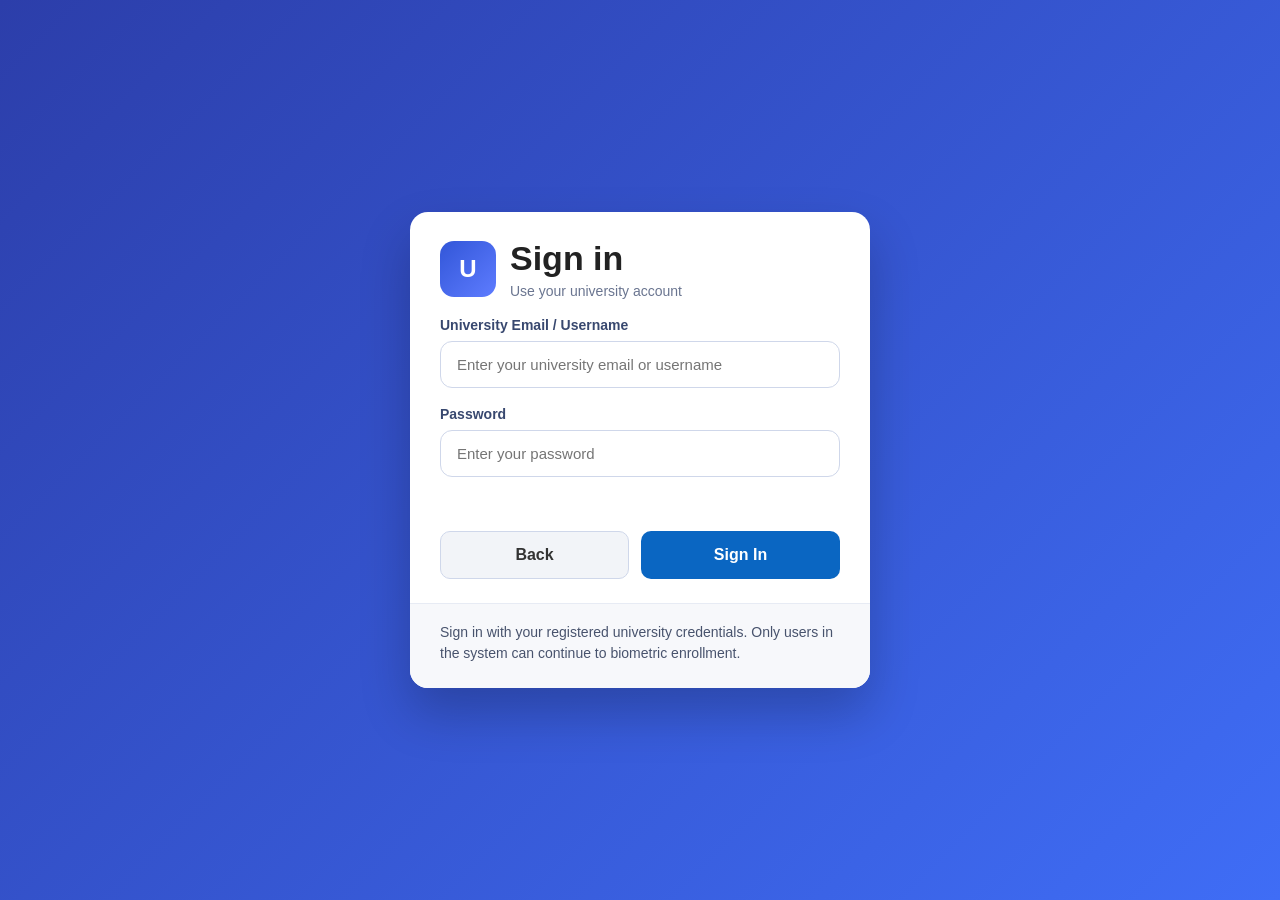
<file: frontend/biometric/enroll.html>
<!doctype html>
<html lang="en">
  <head>
    <meta charset="utf-8" />
    <meta name="viewport" content="width=device-width,initial-scale=1" />
    <title>Enroll | Biometric System</title>
    <link rel="stylesheet" href="../assets/css/style.css" />
  </head>

  <body data-page="enroll">
    <div class="app-container enroll-shell">
      <!-- HERO -->
      <div class="card enroll-hero">
        <div class="section-head">
          <div>
            <h2>Biometric Enrollment</h2>
            <p class="section-copy">
              Complete your face and voice enrollment to activate biometric authentication for your portal account.
            </p>
          </div>

          <a class="back-link" href="../portal/dashboard_portal.html">
            Back to Dashboard
          </a>
        </div>

        <p class="session-text">
          Enrolling account: <strong id="enrollUser">-</strong>
        </p>
      </div>

      <!-- SINGLE STEP CARD -->
      <div class="card enroll-main-card enroll-step-card">
        <div class="enroll-step-header">
          <p id="stepIndicator" class="step-indicator">Step 1 of 2</p>
          <h2 id="stepTitle">Face Enrollment</h2>
          <p id="stepDescription" class="section-copy">
            Start the camera, then begin enrollment. The system will collect multiple face samples automatically.
          </p>
        </div>

        <!-- STEP 1: FACE -->
        <div id="faceStep">
          <video
            id="camVideo"
            autoplay
            playsinline
            class="camera-frame"
          ></video>
          <canvas id="camCanvas" class="hidden"></canvas>

          <div class="button-row compact-actions">
            <button class="btn" id="btnStartCam" type="button">Start Camera</button>
            <button class="btn" id="btnStopCam" type="button">Stop Camera</button>
          </div>

          <div class="progress-shell">
            <div class="progress-head">
              <span class="progress-label">Progress:</span>
              <span id="progressText" class="progress-value">0/15</span>
            </div>

            <div class="progress-track">
              <div id="progressBar" class="progress-bar"></div>
            </div>
          </div>

          <p id="angleStatus" class="status-line">Required angle: center</p>
          <div
            id="angleGuide"
            style="margin-top:8px; background:#0f172a; color:#f8fafc; border-radius:10px; padding:14px 16px; font-size:1rem; font-weight:700; text-align:center;"
          >
            Turn your HEAD as instructed below.
          </div>

          <p id="statusText" class="status-line">Ready.</p>

          <div class="button-row compact-actions">
            <button class="btn" id="btnStartEnroll" type="button">Start Enrollment</button>
            <button class="btn" id="btnStopEnroll" type="button">Stop</button>
          </div>

          <div class="button-row compact-actions">
            <button class="btn" id="btnGoVoice" type="button">Continue to Voice</button>
          </div>
        </div>

        <!-- STEP 2: VOICE -->
        <div id="voiceStep" class="hidden">
          <div class="voice-step-box">
            <p class="section-copy">
              Read each shown sentence clearly and record your voice template.
            </p>

            <p id="voiceChallengePrompt" class="status-line">
              Okunacak metin burada gorunecek.
            </p>
            <p id="voiceSampleProgress" class="status-line">
              Sample 1/5
            </p>

            <div class="button-row compact-actions">
              <button class="btn" id="btnVoiceStart" type="button">Record Read-Aloud Sample</button>
            </div>

            <div class="button-row compact-actions">
              <span class="status-line" id="voiceTranscriptPreview">Waiting for phrase...</span>
            </div>

            <audio id="audioPreview" class="hidden audio-preview" controls></audio>

            <p id="voiceStatus" class="status-line">Ready.</p>
          </div>

          <div class="button-row compact-actions">
            <button class="btn" id="btnBackToFace" type="button">Back to Face</button>
            <button class="btn" id="btnGoComplete" type="button">Finish Enrollment</button>
          </div>
        </div>

        <!-- STEP 3: COMPLETE -->
        <div id="completeStep" class="hidden">
          <div class="complete-box">
            <h3>Enrollment Completed</h3>
            <p class="section-copy">
              Your biometric enrollment steps have been completed. You can now return to the dashboard or continue to identity verification.
            </p>

            <p id="completeStatus" class="status-line">Ready.</p>
          </div>

          <div class="button-row compact-actions">
            <a class="btn back-link-btn" href="../portal/dashboard_portal.html">Back to Dashboard</a>
            <a class="btn back-link-btn" href="../biometric/identify.html">Go to Verification</a>
          </div>
        </div>
      </div>
    </div>

    <script type="module" src="../assets/js/index.js?v=20260314-liveness-preview"></script>
  </body>
</html>
</file>
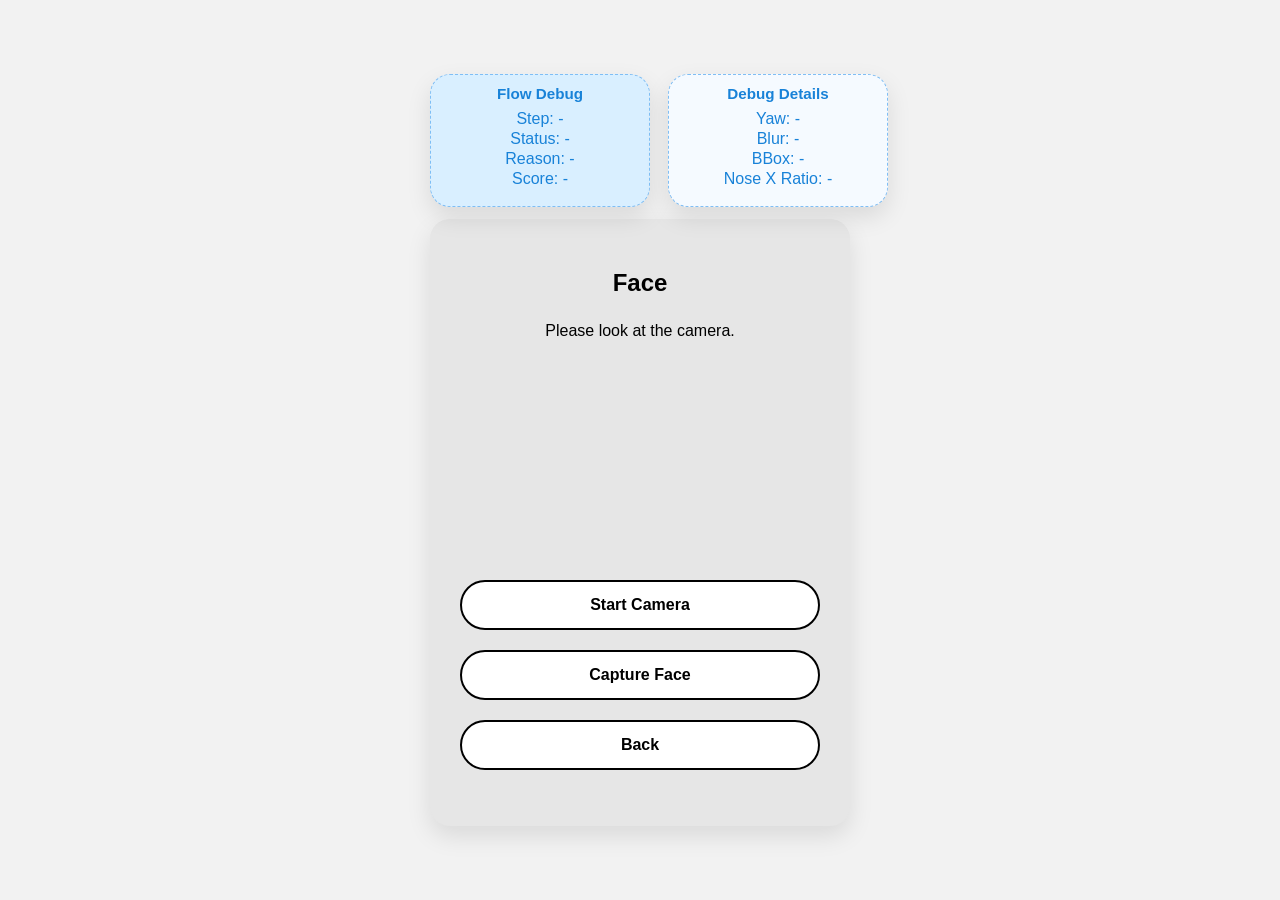
<file: frontend/biometric/identify.html>
<!DOCTYPE html>
<html lang="en">
<head>
  <meta charset="UTF-8" />
  <meta name="viewport" content="width=device-width,initial-scale=1" />
  <title>Identify | Biometric Module</title>
  <link rel="stylesheet" href="../assets/css/style.css" />
</head>

<body data-page="identify">
  <div class="app-container">

    <div style="display:flex; gap:18px; margin-bottom:12px;">
      <div class="card" id="flowDebugPanel" style="border:1px dashed #7fbef5; background:#d9efff; color:#1882d8; padding:10px 12px; min-width:220px;">
        <h3 style="margin:0 0 8px 0; font-size:0.95rem;">Flow Debug</h3>
        <p class="muted" style="margin:2px 0;">Step: <span id="flowDebugStep">-</span></p>
        <p class="muted" style="margin:2px 0;">Status: <span id="flowDebugStatus">-</span></p>
        <p class="muted" style="margin:2px 0;">Reason: <span id="flowDebugReason">-</span></p>
        <p class="muted" style="margin:2px 0;">Score: <span id="flowDebugScore">-</span></p>
        <div id="flowDebugHistory" class="muted" style="margin-top:8px; font-size:0.78rem; line-height:1.35; max-height:110px; overflow:auto;"></div>
      </div>
      <div class="card" id="flowDebugDetailsPanel" style="border:1px dashed #7fbef5; background:#f5faff; color:#1882d8; padding:10px 12px; min-width:220px;">
        <h3 style="margin:0 0 8px 0; font-size:0.95rem;">Debug Details</h3>
        <p class="muted" style="margin:2px 0;">Yaw: <span id="debugYaw">-</span></p>
        <p class="muted" style="margin:2px 0;">Blur: <span id="debugBlur">-</span></p>
        <p class="muted" style="margin:2px 0;">BBox: <span id="debugBBox">-</span></p>
        <p class="muted" style="margin:2px 0;">Nose X Ratio: <span id="debugNoseX">-</span></p>
      </div>
    </div>

    <!-- STEP 1: FACE -->
    <div class="card" id="step-face">
      <h2>Face</h2>
      <p>Please look at the camera.</p>

      <video id="video" autoplay playsinline></video>
      <canvas id="canvas" class="hidden"></canvas>

      <button class="btn" id="btnCamStart" type="button">Start Camera</button>
      <button class="btn" id="btnFaceCapture" type="button">Capture Face</button>
      <a
        class="btn"
        id="btnBack"
        href="../portal/login_portal.html"
        style="display:inline-block; text-decoration:none; text-align:center;"
      >Back</a>

      <p id="faceStatus" class="muted" style="margin-top:10px;"></p>
    </div>

    <!-- STEP 2: LIVENESS -->
    <div class="card hidden" id="step-liveness">
      <p id="identifiedUserBanner" style="display:none; background:#1e3a5f; color:#7ecfff; border:1px solid #3a6ea5; border-radius:6px; padding:7px 14px; margin-bottom:12px; font-size:0.9rem; text-align:center;">🔍 Identified as: <strong id="identifiedUserName"></strong></p>
      <h2>Liveness Challenge</h2>
      <p id="identifyChallengePrompt">Challenge question loading...</p>

      <video id="livenessVideo" autoplay playsinline class="camera-frame"></video>

      <div style="display:flex; gap:12px; justify-content:center; flex-wrap:wrap; margin-top:10px;">
        <button class="btn" id="btnCaptureChallengeAnswer" type="button">Capture Spoken Answer</button>
        <button class="btn" id="btnRefreshIdentifyChallenge" type="button">New Question</button>
      </div>

      <input id="identifyChallengeAnswer" class="auth-input" type="text" placeholder="Challenge answer transcript" autocomplete="off" />

      <div style="display:flex; gap:12px; justify-content:center; flex-wrap:wrap; margin-top:10px;">
        <button class="btn" id="btnCheckTurnRight" type="button">Check RIGHT turn</button>
        <button class="btn" id="btnCheckTurnLeft" type="button">Check LEFT turn</button>
        <button class="btn" id="btnCheckBlink" type="button">Check BLINK</button>
      </div>

      <p id="livenessStatus" class="muted" style="margin-top:10px;"></p>

      <!-- Voice verify score box (shown on failure) -->
      <div id="voiceVerifyScoreBox" style="display:none; background:#1a2e45; border:1px solid #3a6ea5; border-radius:6px; padding:9px 14px; margin-top:10px; font-size:0.87rem; line-height:1.7;">
        <p style="margin:0; color:#f0a500; font-weight:600;">&#x26A0; Ses Dogrulama Basarisiz</p>
        <p style="margin:2px 0; color:#aac8e8;">Yuz skoru: <strong id="vvFaceScore">-</strong></p>
        <p style="margin:2px 0; color:#aac8e8;">Ses kimlik skoru: <strong id="vvVoiceScore">-</strong> &nbsp;/&nbsp; <span style="color:#f0a500;">esik: 0.88</span></p>
        <p style="margin:2px 0; color:#aac8e8;">Fusion skoru: <strong id="vvFusionScore">-</strong></p>
        <p style="margin:2px 0; color:#aac8e8;">Sebep: <strong id="vvReason">-</strong></p>
      </div>

      <button class="btn" id="btnLivenessContinue" type="button" disabled>Complete Verification</button>
    </div>

    <!-- STEP 3: RESULT -->
    <div class="card hidden" id="step-result">
      <h2>Result</h2>

      <p id="result-decision"></p>

      <div class="score-box">
        <p>Face Score: <span id="face-score">-</span></p>
        <p>Liveness: <span id="voice-score">-</span></p>
        <p>Overall: <span id="fusion-score">-</span></p>
      </div>

      <p id="statusText" class="muted" style="margin-top:10px;"></p>
      <button class="btn" id="btnRestartResult" type="button">Restart</button>
    </div>

  </div>

  <script type="module" src="../assets/js/index.js?v=20260314-liveness-preview"></script>
</body>
</html>
</file>
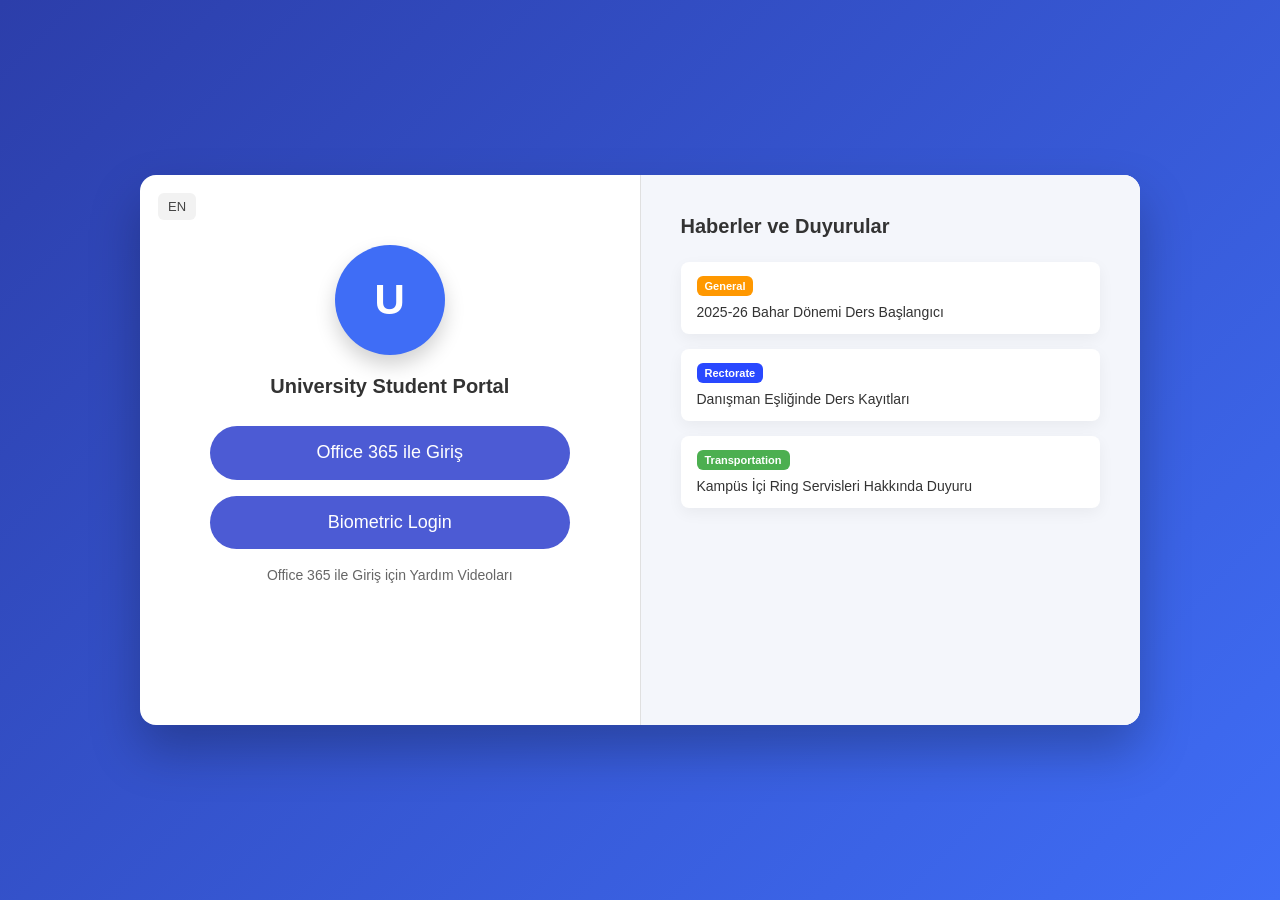
<file: frontend/portal/login_portal.html>
<!doctype html>
<html lang="en">

<head>
  <meta charset="UTF-8" />
  <meta name="viewport" content="width=device-width, initial-scale=1.0" />
  <title>University Student Portal</title>
  <link rel="stylesheet" href="../assets/css/style.css" />
  <link rel="stylesheet" href="../assets/css/portal.css" />
</head>

<body class="portal-bg">
  <div class="portal-card">
    <div class="portal-left">
      <div class="lang-switch">EN</div>

      <div class="portal-logo">
        <div class="logo-circle">U</div>
        <h2>University Student Portal</h2>
      </div>

      <div class="portal-actions">
        <div class="portal-action-item">
          <a href="./office_login.html" class="portal-login-btn">
            Office 365 ile Giriş
          </a>
        </div>

        <div class="portal-action-item">
          <a id="btn-biometric-login" href="../biometric/identify.html" class="portal-login-btn">
            Biometric Login
          </a>
        </div>
      </div>

      <p class="help-text">Office 365 ile Giriş için Yardım Videoları</p>
    </div>

    <div class="portal-right">
      <h3>Haberler ve Duyurular</h3>

      <div class="announcement">
        <span class="tag general">General</span>
        <p>2025-26 Bahar Dönemi Ders Başlangıcı</p>
      </div>

      <div class="announcement">
        <span class="tag rectorate">Rectorate</span>
        <p>Danışman Eşliğinde Ders Kayıtları</p>
      </div>

      <div class="announcement">
        <span class="tag transportation">Transportation</span>
        <p>Kampüs İçi Ring Servisleri Hakkında Duyuru</p>
      </div>
    </div>
  </div>

  <script type="module" src="../assets/js/portal.js"></script>
</body>

</html>
</file>
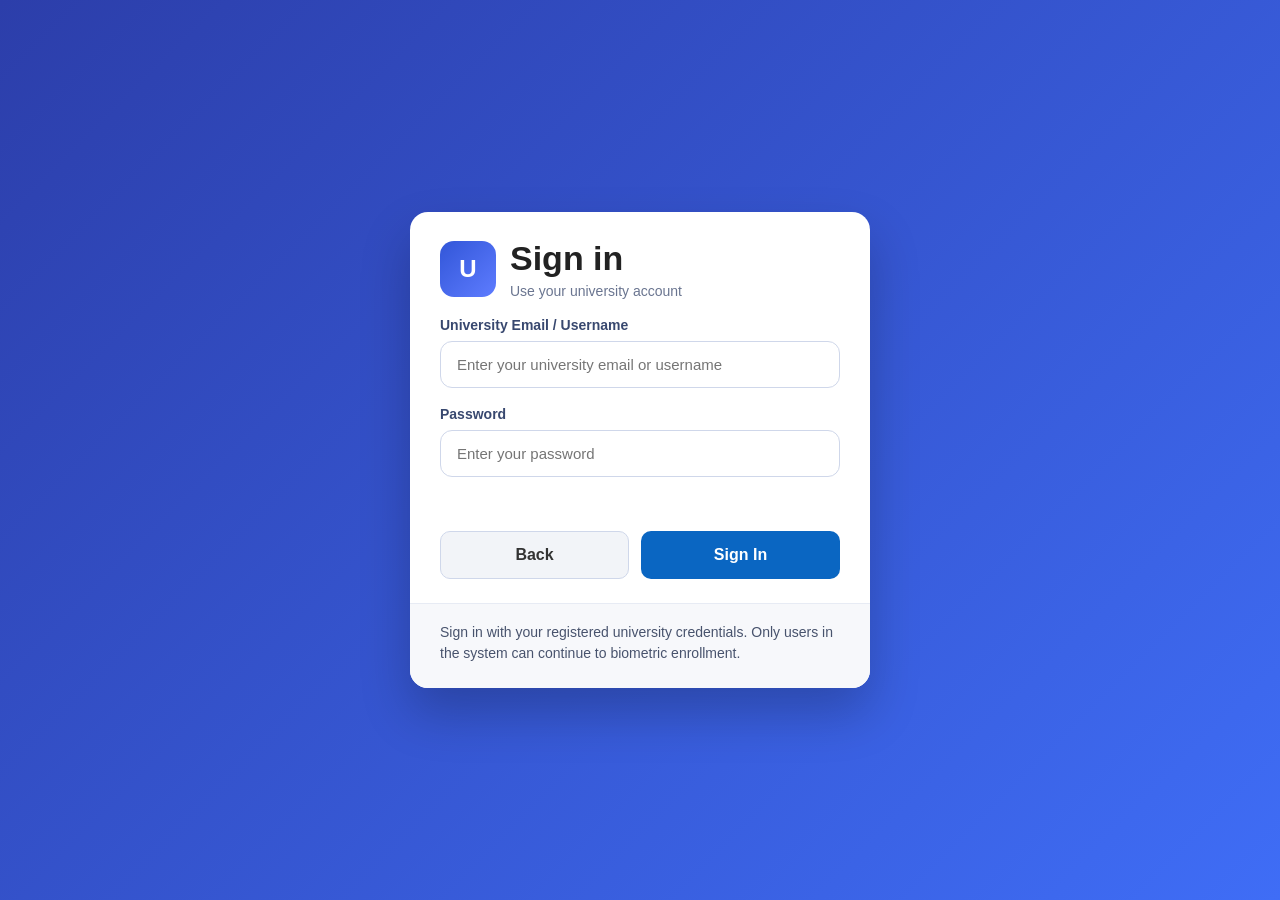
<file: frontend/portal/office_login.html>
<!doctype html>
<html lang="en">

<head>
  <meta charset="UTF-8" />
  <meta name="viewport" content="width=device-width, initial-scale=1.0" />
  <title>Office 365 Sign In</title>
  <link rel="stylesheet" href="../assets/css/style.css" />
  <link rel="stylesheet" href="../assets/css/portal.css" />
</head>

<body class="portal-bg office-login-page">
  <main class="office-single-card">
    <div class="office-single-header">
      <div class="office-single-brand">
        <div class="office-single-mark">U</div>
        <div>
          <h1 class="office-single-title">Sign in</h1>
          <p class="office-single-subtitle">Use your university account</p>
        </div>
      </div>
    </div>

    <form id="portalLoginForm" class="office-single-form">
      <div class="office-single-field">
        <label class="office-single-label" for="username">University Email / Username</label>
        <input
          type="text"
          id="username"
          class="office-single-input"
          placeholder="Enter your university email or username"
          required
        />
      </div>

      <div class="office-single-field">
        <label class="office-single-label" for="password">Password</label>
        <input
          type="password"
          id="password"
          class="office-single-input"
          placeholder="Enter your password"
          required
        />
      </div>

      <p id="loginMessage" class="office-single-message"></p>

      <div class="office-single-actions">
        <a href="./login_portal.html" class="office-secondary-btn">Back</a>
        <button type="button" id="btnSignIn" class="office-primary-btn">Sign In</button>
      </div>
    </form>

    <div class="office-single-footer">
      <p>
        Sign in with your registered university credentials. Only users in the system
        can continue to biometric enrollment.
      </p>
    </div>
  </main>

  <script type="module" src="../assets/js/portal.js"></script>
</body>

</html>
</file>
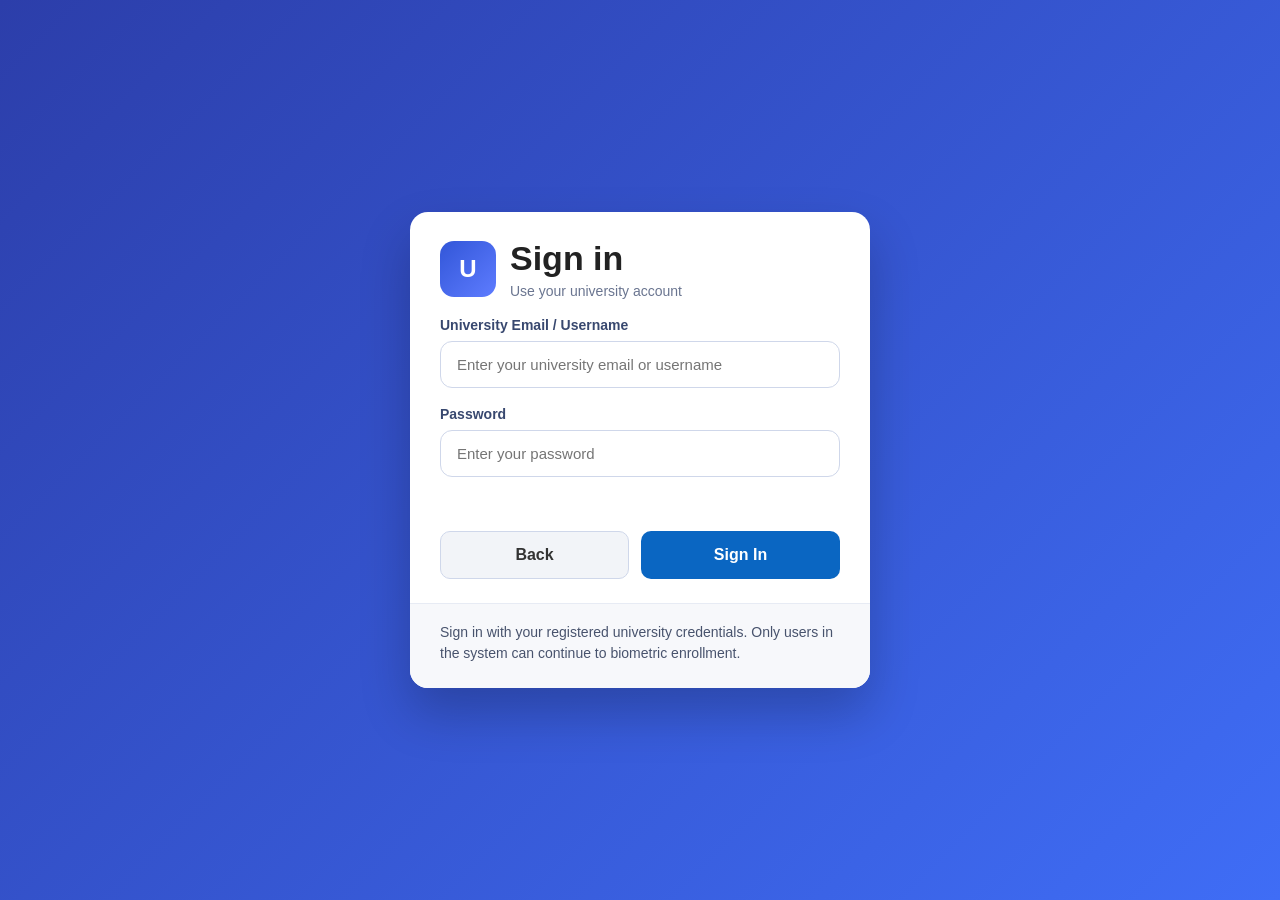
<file: clients/bank/pages/biometric/enroll.html>
<!doctype html>
<html lang="en">
  <head>
    <meta charset="utf-8" />
    <meta name="viewport" content="width=device-width,initial-scale=1" />
    <title>Enroll | Biometric System</title>
    <link rel="stylesheet" href="../../assets/css/style.css" />
  </head>

  <body data-page="enroll">
    <div class="app-container enroll-shell">
      <!-- HERO -->
      <div class="card enroll-hero">
        <div class="section-head">
          <div>
            <h2>Biometric Enrollment</h2>
            <p class="section-copy">
              Complete your face and voice enrollment to activate biometric authentication for your portal account.
            </p>
          </div>

          <a class="back-link" href="../portal/dashboard_portal.html">
            Back to Dashboard
          </a>
        </div>

        <p class="session-text">
          Enrolling account: <strong id="enrollUser">-</strong>
        </p>
      </div>

      <!-- SINGLE STEP CARD -->
      <div class="card enroll-main-card enroll-step-card">
        <div class="enroll-step-header">
          <p id="stepIndicator" class="step-indicator">Step 1 of 2</p>
          <h2 id="stepTitle">Face Enrollment</h2>
          <p id="stepDescription" class="section-copy">
            Start the camera, then begin enrollment. The system will collect multiple face samples automatically.
          </p>
        </div>

        <!-- STEP 1: FACE -->
        <div id="faceStep">
          <video
            id="camVideo"
            autoplay
            playsinline
            class="camera-frame"
          ></video>
          <canvas id="camCanvas" class="hidden"></canvas>

          <div class="button-row compact-actions">
            <button class="btn" id="btnStartCam" type="button">Start Camera</button>
            <button class="btn" id="btnStopCam" type="button">Stop Camera</button>
          </div>

          <div class="progress-shell">
            <div class="progress-head">
              <span class="progress-label">Progress:</span>
              <span id="progressText" class="progress-value">0/15</span>
            </div>

            <div class="progress-track">
              <div id="progressBar" class="progress-bar"></div>
            </div>
          </div>

          <p id="angleStatus" class="status-line">Required angle: center</p>
          <div
            id="angleGuide"
            style="margin-top:8px; background:#0f172a; color:#f8fafc; border-radius:10px; padding:14px 16px; font-size:1rem; font-weight:700; text-align:center;"
          >
            Turn your HEAD as instructed below.
          </div>

          <p id="statusText" class="status-line">Ready.</p>

          <div class="button-row compact-actions">
            <button class="btn" id="btnStartEnroll" type="button">Start Enrollment</button>
            <button class="btn" id="btnStopEnroll" type="button">Stop</button>
          </div>

          <div class="button-row compact-actions">
            <button class="btn" id="btnGoVoice" type="button">Continue to Voice</button>
          </div>
        </div>

        <!-- STEP 2: VOICE -->
        <div id="voiceStep" class="hidden">
          <div class="voice-step-box">
            <p class="section-copy">
              Read each shown sentence clearly and record your voice template.
            </p>

            <p id="voiceChallengePrompt" class="status-line">
              Okunacak metin burada gorunecek.
            </p>
            <p id="voiceSampleProgress" class="status-line">
              Sample 1/10
            </p>

            <div class="button-row compact-actions">
              <button class="btn" id="btnVoiceStart" type="button">Record Read-Aloud Sample</button>
            </div>

            <div class="button-row compact-actions">
              <span class="status-line" id="voiceTranscriptPreview">Waiting for phrase...</span>
            </div>

            <audio id="audioPreview" class="hidden audio-preview" controls></audio>

            <p id="voiceStatus" class="status-line">Ready.</p>
          </div>

          <div class="button-row compact-actions">
            <button class="btn" id="btnBackToFace" type="button">Back to Face</button>
            <button class="btn" id="btnGoComplete" type="button">Finish Enrollment</button>
          </div>
        </div>

        <!-- STEP 3: COMPLETE -->
        <div id="completeStep" class="hidden">
          <div class="complete-box">
            <h3>Enrollment Completed</h3>
            <p class="section-copy">
              Your biometric enrollment steps have been completed. You can now return to the dashboard or continue to identity verification.
            </p>

            <p id="completeStatus" class="status-line">Ready.</p>
          </div>

          <div class="button-row compact-actions">
            <a class="btn back-link-btn" href="../portal/dashboard_portal.html">Back to Dashboard</a>
            <a class="btn back-link-btn" href="../biometric/identify.html">Go to Verification</a>
          </div>
        </div>
      </div>
    </div>

    <script type="module" src="../../assets/js/index.js?v=20260314-liveness-preview"></script>
  </body>
</html>
</file>
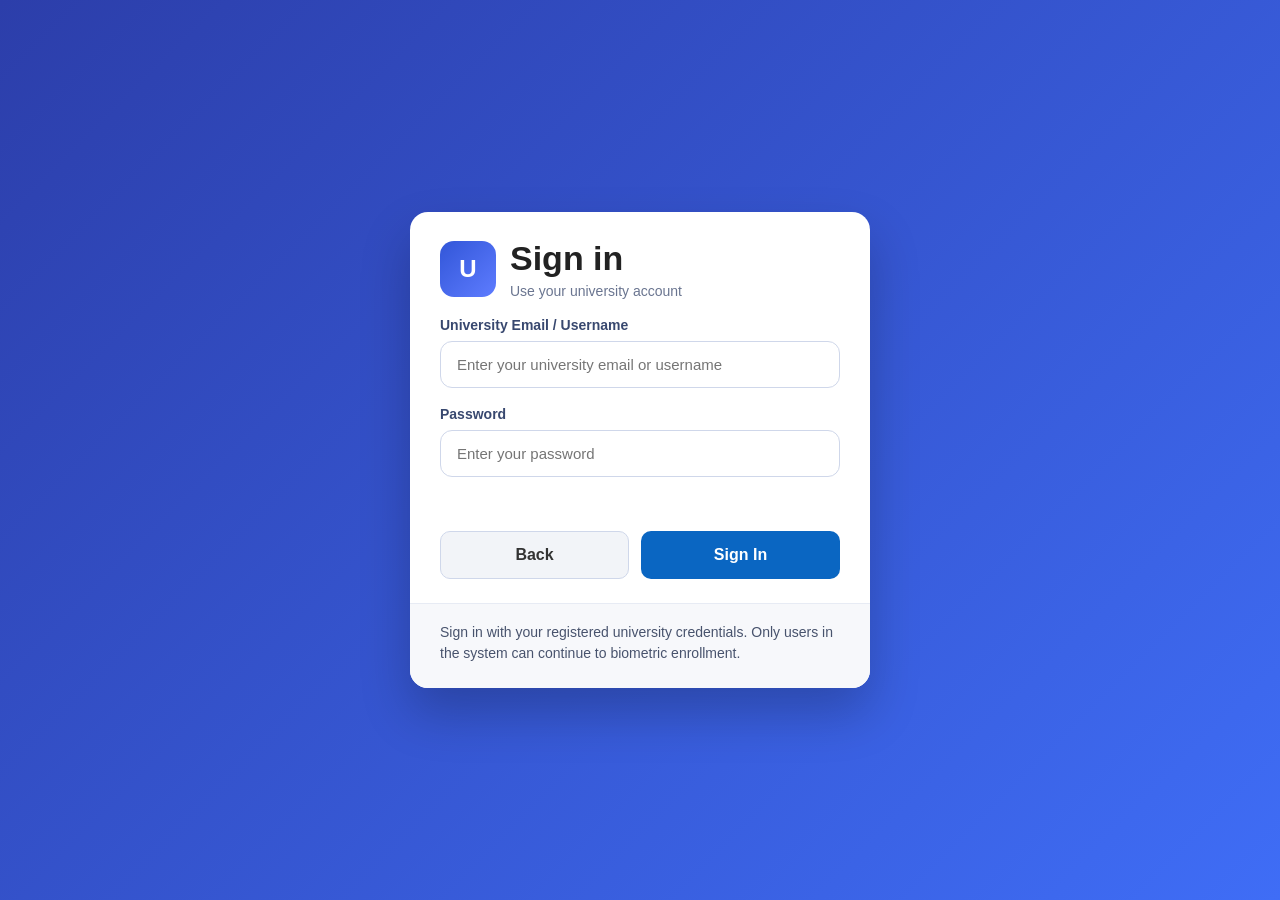
<file: clients/bank/pages/portal/dashboard_portal.html>
<!doctype html>
<html lang="en">

<head>
  <meta charset="UTF-8" />
  <meta name="viewport" content="width=device-width, initial-scale=1.0" />
  <title>Bank Customer Dashboard</title>

  <link rel="stylesheet" href="../../assets/css/style.css" />
  <link rel="stylesheet" href="../../assets/css/dashboard.css" />
</head>

<body class="dashboard-body">

<div class="dashboard-layout">

<!-- SIDEBAR -->

<aside class="sidebar">

<div class="sidebar-top">

<div class="sidebar-logo">
<div class="sidebar-logo-mark">U</div>

<div>
<h2>Banka<br>Paneli</h2>
<p>Biometric Access</p>
</div>

</div>

<div class="sidebar-user-card">

<div class="sidebar-avatar">U</div>

<div>
<h3 id="sidebarUsername">User</h3>
<p id="sidebarRole">role</p>
</div>

</div>

<nav class="sidebar-menu">

<button class="sidebar-link active" id="navHome">
Dashborad
</button>

<button class="sidebar-link" id="navProfile">
CustomerProfile
</button>

<button class="sidebar-link" id="navEnroll">
Enroll Biometrics
</button>

<button class="sidebar-link" id="navVerify">
Verify Identity
</button>

<button class="sidebar-link" id="navLogs">
Security Logs
</button>

<button class="sidebar-link logout" id="navLogout">
Logout
</button>

</nav>

</div>

</aside>

<!-- MAIN -->

<main class="dashboard-main">

<header class="dashboard-header">

<div class="dashboard-header-left">

<button class="header-icon-btn">☰</button>

<button class="header-icon-btn">⌕</button>

</div>

<div class="dashboard-header-right">

<button class="header-top-icon">◎</button>

<button class="header-top-icon">▭</button>

<button class="header-top-icon">⇥</button>

</div>

</header>

<section class="dashboard-grid">

<article class="dashboard-card hero-card">

<h2>Welcome</h2>

<p id="welcomeText">
Welcome to the biometric banking dashboard. Here you can manage your biometric data, check your authentication status, and perform quick actions for secure access to your banking services.
</p>

</article>

<article class="dashboard-card status-card">

<h2>Biometric Status</h2>

<div class="status-row">
<span>Face Enrollment</span>
<strong id="faceStatus">Not Checked</strong>
</div>

<div class="status-row">
<span>Voice Enrollment</span>
<strong id="voiceStatus">Not Checked</strong>
</div>

<div class="status-row">
<span>Bank Session</span>
<strong id="portalStatus">Active</strong>
</div>

</article>

<article class="dashboard-card quick-card">

<h2>Quick Actions</h2>

<div class="quick-actions">

<button class="quick-btn primary" id="btnQuickEnroll">
Enroll Now
</button>

<button class="quick-btn secondary" id="btnQuickVerify">
Verify Now
</button>

</div>

</article>

<article class="dashboard-card info-card">

<h2>System Info</h2>

<p>
<strong>User:</strong>
<span id="infoUsername">-</span>
</p>

<p>
<strong>Role:</strong>
<span id="infoRole">-</span>
</p>

<p>
<strong>Session:</strong>
Logged in
</p>

</article>

</section>

</main>

</div>

<script defer src="../../assets/js/dashboard.js"></script>

</body>
</html>
</file>
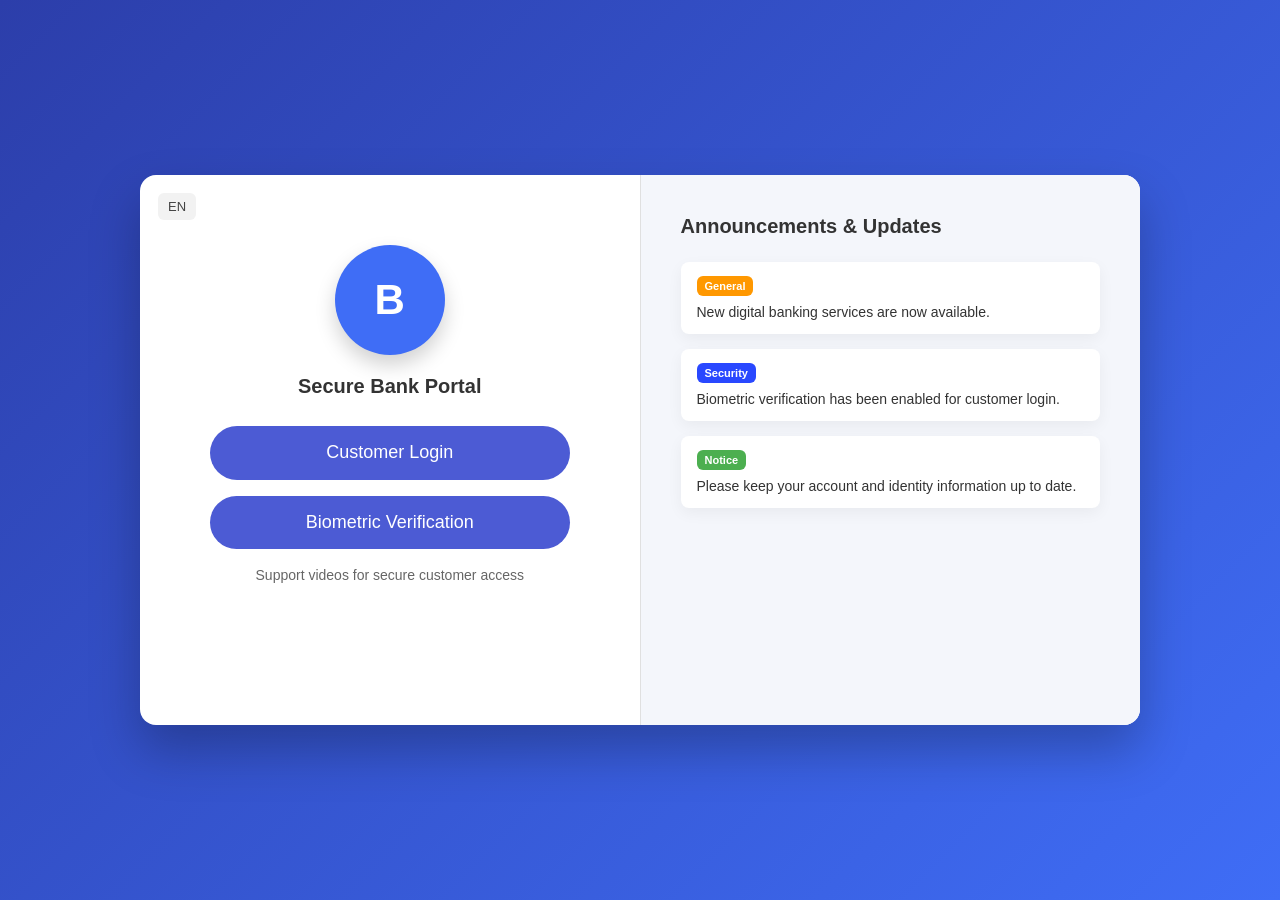
<file: clients/bank/pages/portal/login_portal.html>
<!doctype html>
<html lang="en">

<head>
  <meta charset="UTF-8" />
  <meta name="viewport" content="width=device-width, initial-scale=1.0" />
  <title>Secure Bank Portal</title>
  <link rel="stylesheet" href="../../assets/css/style.css" />
  <link rel="stylesheet" href="../../assets/css/portal.css" />
</head>

<body class="portal-bg">
  <div class="portal-card">
    <div class="portal-left">
      <div class="lang-switch">EN</div>

      <div class="portal-logo">
        <div class="logo-circle">B</div>
        <h2>Secure Bank Portal</h2>
      </div>

      <div class="portal-actions">
        <div class="portal-action-item">
          <a href="./office_login.html" class="portal-login-btn">
            Customer Login
          </a>
        </div>

        <div class="portal-action-item">
          <a id="btn-biometric-login" href="../biometric/identify.html" class="portal-login-btn">
            Biometric Verification
          </a>
        </div>
      </div>

      <p class="help-text">Support videos for secure customer access</p>
    </div>

    <div class="portal-right">
      <h3>Announcements & Updates</h3>

      <div class="announcement">
        <span class="tag general">General</span>
        <p>New digital banking services are now available.</p>
      </div>

      <div class="announcement">
        <span class="tag rectorate">Security</span>
        <p>Biometric verification has been enabled for customer login.</p>
      </div>

      <div class="announcement">
        <span class="tag transportation">Notice</span>
        <p>Please keep your account and identity information up to date.</p>
      </div>
    </div>
  </div>

  <script type="module" src="../../assets/js/portal.js"></script>
</body>

</html>
</file>
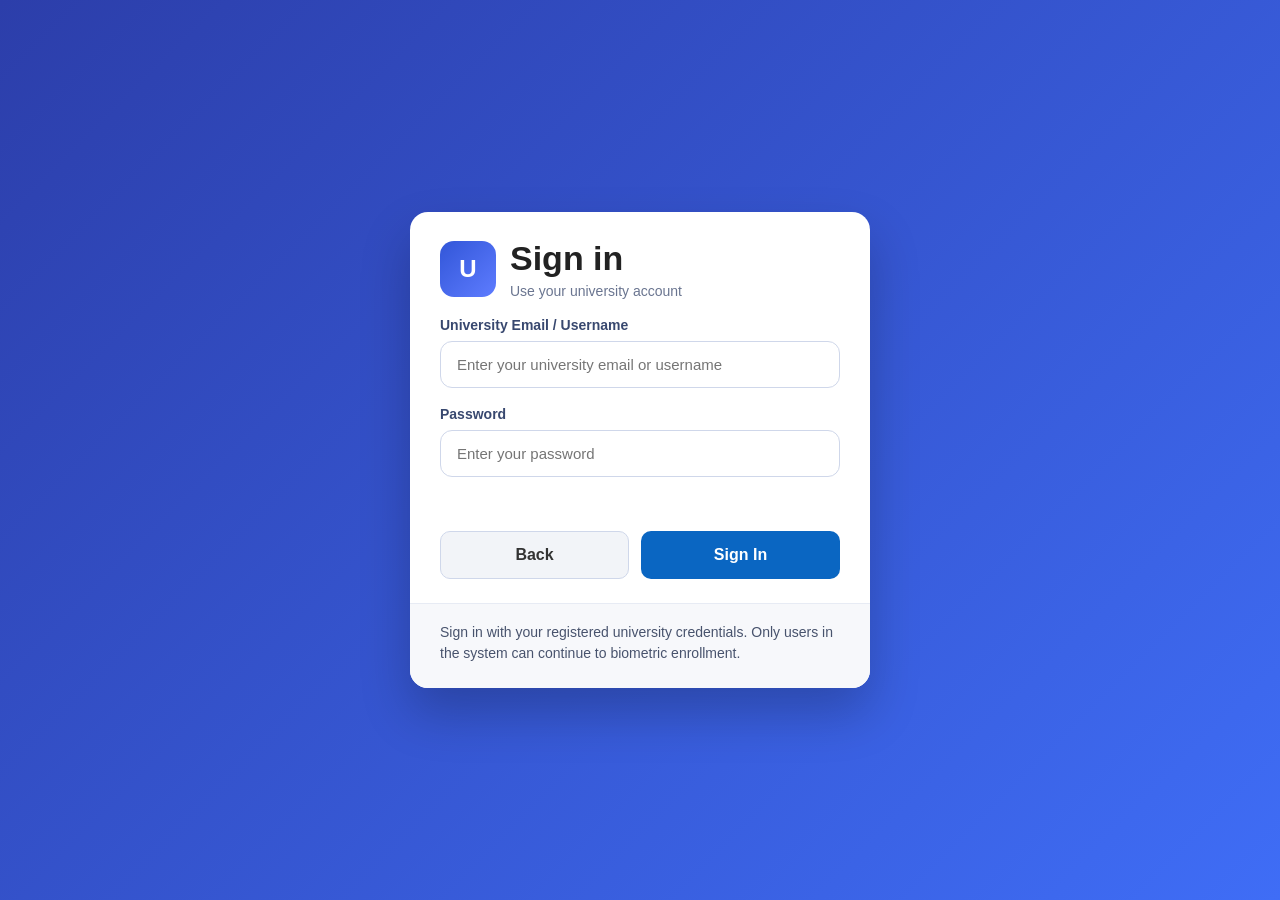
<file: clients/bank/pages/portal/office_login.html>
<!doctype html>
<html lang="en">

<head>
  <meta charset="UTF-8" />
  <meta name="viewport" content="width=device-width, initial-scale=1.0" />
  <title>Office 365 Sign In</title>
  <link rel="stylesheet" href="../../assets/css/style.css" />
  <link rel="stylesheet" href="../../assets/css/portal.css" />
</head>

<body class="portal-bg office-login-page">
  <main class="office-single-card">
    <div class="office-single-header">
      <div class="office-single-brand">
        <div class="office-single-mark">U</div>
        <div>
          <h1 class="office-single-title">Sign in</h1>
          <p class="office-single-subtitle">Use your university account</p>
        </div>
      </div>
    </div>

    <form id="portalLoginForm" class="office-single-form">
      <div class="office-single-field">
        <label class="office-single-label" for="username">University Email / Username</label>
        <input
          type="text"
          id="username"
          class="office-single-input"
          placeholder="Enter your university email or username"
          required
        />
      </div>

      <div class="office-single-field">
        <label class="office-single-label" for="password">Password</label>
        <input
          type="password"
          id="password"
          class="office-single-input"
          placeholder="Enter your password"
          required
        />
      </div>

      <p id="loginMessage" class="office-single-message"></p>

      <div class="office-single-actions">
        <a href="./login_portal.html" class="office-secondary-btn">Back</a>
        <button type="button" id="btnSignIn" class="office-primary-btn">Sign In</button>
      </div>
    </form>

    <div class="office-single-footer">
      <p>
        Sign in with your registered university credentials. Only users in the system
        can continue to biometric enrollment.
      </p>
    </div>
  </main>

  <script type="module" src="../../assets/js/portal.js"></script>
</body>

</html>
</file>
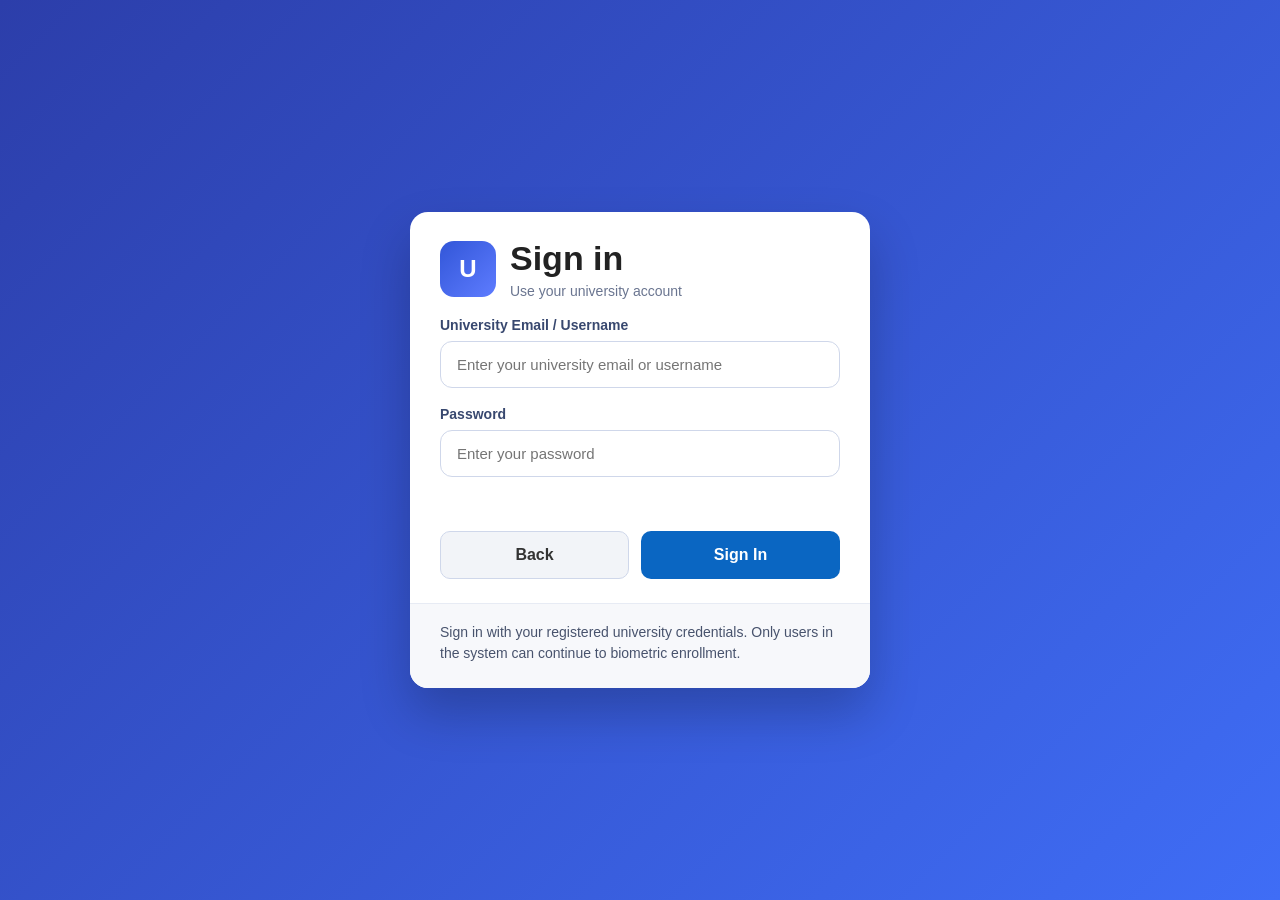
<file: clients/portal/pages/portal/dashboard_portal.html>
<!doctype html>
<html lang="en">

<head>
  <meta charset="UTF-8" />
  <meta name="viewport" content="width=device-width, initial-scale=1.0" />
  <title>Student Portal Dashboard</title>

  <link rel="stylesheet" href="../../assets/css/style.css" />
  <link rel="stylesheet" href="../../assets/css/dashboard.css" />
</head>

<body class="dashboard-body">

<div class="dashboard-layout">

<!-- SIDEBAR -->

<aside class="sidebar">

<div class="sidebar-top">

<div class="sidebar-logo">
<div class="sidebar-logo-mark">U</div>

<div>
<h2>Öğrenci<br>Portalı</h2>
<p>Biometric Access</p>
</div>

</div>

<div class="sidebar-user-card">

<div class="sidebar-avatar">U</div>

<div>
<h3 id="sidebarUsername">User</h3>
<p id="sidebarRole">role</p>
</div>

</div>

<nav class="sidebar-menu">

<button class="sidebar-link active" id="navHome">
Home
</button>

<button class="sidebar-link" id="navProfile">
Profile
</button>

<button class="sidebar-link" id="navEnroll">
Enroll Biometrics
</button>

<button class="sidebar-link" id="navVerify">
Verify Identity
</button>

<button class="sidebar-link" id="navLogs">
Audit Logs
</button>

<button class="sidebar-link logout" id="navLogout">
Logout
</button>

</nav>

</div>

</aside>

<!-- MAIN -->

<main class="dashboard-main">

<header class="dashboard-header">

<div class="dashboard-header-left">

<button class="header-icon-btn">☰</button>

<button class="header-icon-btn">⌕</button>

</div>

<div class="dashboard-header-right">

<button class="header-top-icon">◎</button>

<button class="header-top-icon">▭</button>

<button class="header-top-icon">⇥</button>

</div>

</header>

<section class="dashboard-grid">

<article class="dashboard-card hero-card">

<h2>Welcome</h2>

<p id="welcomeText">
Welcome to the biometric student portal.
</p>

</article>

<article class="dashboard-card status-card">

<h2>Biometric Status</h2>

<div class="status-row">
<span>Face Enrollment</span>
<strong id="faceStatus">Not Checked</strong>
</div>

<div class="status-row">
<span>Voice Enrollment</span>
<strong id="voiceStatus">Not Checked</strong>
</div>

<div class="status-row">
<span>Portal Login</span>
<strong id="portalStatus">Active</strong>
</div>

</article>

<article class="dashboard-card quick-card">

<h2>Quick Actions</h2>

<div class="quick-actions">

<button class="quick-btn primary" id="btnQuickEnroll">
Enroll Now
</button>

<button class="quick-btn secondary" id="btnQuickVerify">
Verify Now
</button>

</div>

</article>

<article class="dashboard-card info-card">

<h2>System Info</h2>

<p>
<strong>User:</strong>
<span id="infoUsername">-</span>
</p>

<p>
<strong>Role:</strong>
<span id="infoRole">-</span>
</p>

<p>
<strong>Session:</strong>
Logged in
</p>

</article>

</section>

</main>

</div>

<script defer src="../../assets/js/dashboard.js"></script>

</body>
</html>
</file>
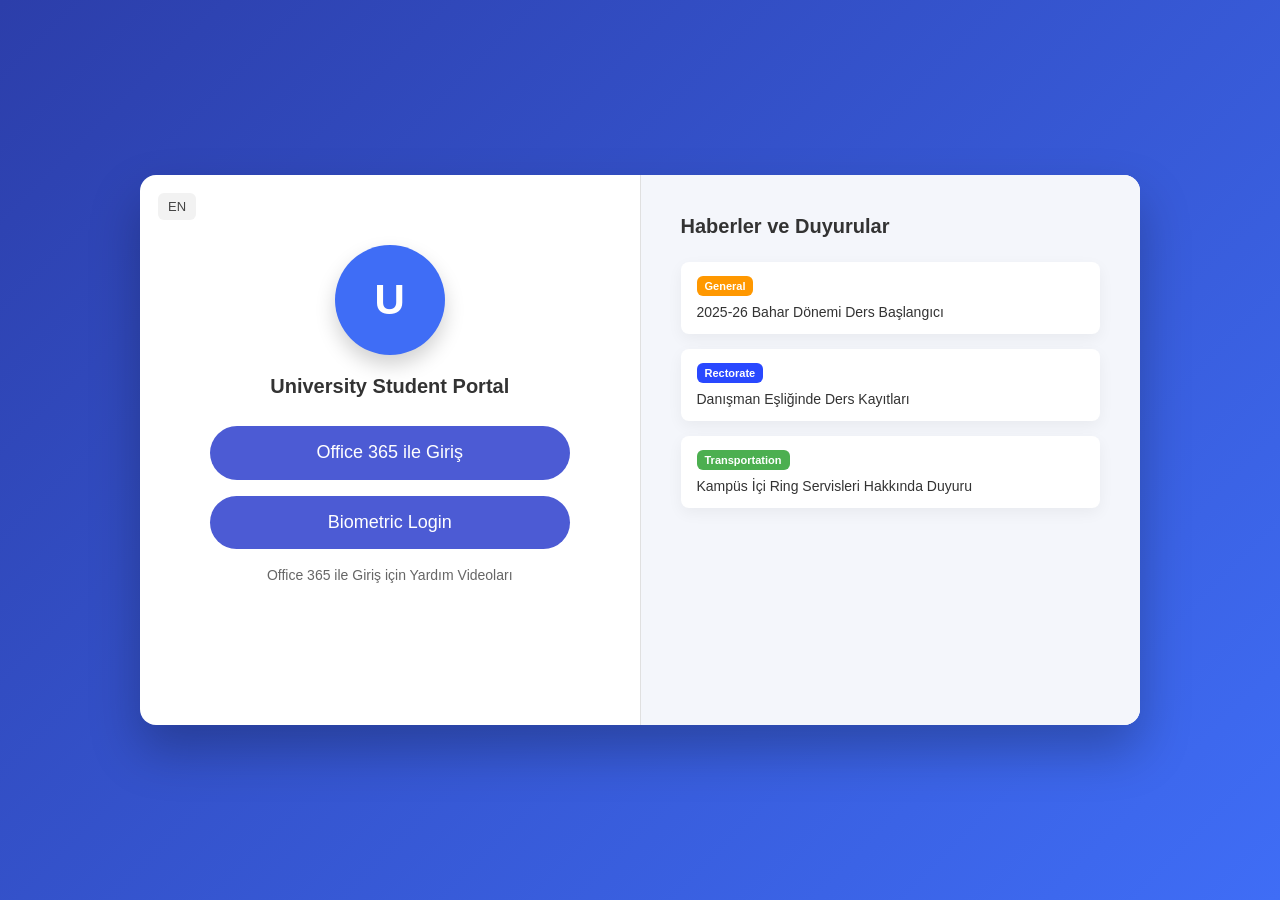
<file: clients/portal/pages/portal/login_portal.html>
<!doctype html>
<html lang="en">

<head>
  <meta charset="UTF-8" />
  <meta name="viewport" content="width=device-width, initial-scale=1.0" />
  <title>University Student Portal</title>
  <link rel="stylesheet" href="../../assets/css/style.css" />
  <link rel="stylesheet" href="../../assets/css/portal.css" />
</head>

<body class="portal-bg">
  <div class="portal-card">
    <div class="portal-left">
      <div class="lang-switch">EN</div>

      <div class="portal-logo">
        <div class="logo-circle">U</div>
        <h2>University Student Portal</h2>
      </div>

      <div class="portal-actions">
        <div class="portal-action-item">
          <a href="./office_login.html" class="portal-login-btn">
            Office 365 ile Giriş
          </a>
        </div>

        <div class="portal-action-item">
          <a id="btn-biometric-login" href="../biometric/identify.html" class="portal-login-btn">
            Biometric Login
          </a>
        </div>
      </div>

      <p class="help-text">Office 365 ile Giriş için Yardım Videoları</p>
    </div>

    <div class="portal-right">
      <h3>Haberler ve Duyurular</h3>

      <div class="announcement">
        <span class="tag general">General</span>
        <p>2025-26 Bahar Dönemi Ders Başlangıcı</p>
      </div>

      <div class="announcement">
        <span class="tag rectorate">Rectorate</span>
        <p>Danışman Eşliğinde Ders Kayıtları</p>
      </div>

      <div class="announcement">
        <span class="tag transportation">Transportation</span>
        <p>Kampüs İçi Ring Servisleri Hakkında Duyuru</p>
      </div>
    </div>
  </div>

  <script type="module" src="../../assets/js/portal.js"></script>
</body>

</html>
</file>
<file: frontend/assets/css/style.css>
* {
  box-sizing: border-box;
  font-family: "Segoe UI", sans-serif;
}

body {
  margin: 0;
  background: #f2f2f2;
  min-height: 100vh;
  display: flex;
  justify-content: center;
  align-items: center;
}

.app-container {
  width: min(420px, calc(100vw - 32px));
}

.wizard {
  position: relative;
  min-height: 260px; /* kart yüksekliği kadar alan */
}

.card {
  background: #e6e6e6;
  padding: 30px;
  border-radius: 20px;
  box-shadow: 0 10px 25px rgba(0,0,0,0.1);
  text-align: center;
}

.card h2 {
  margin-bottom: 25px;
}

.btn {
  width: 100%;
  padding: 14px;
  margin: 10px 0;
  border-radius: 30px;
  border: 2px solid #000;
  background: white;
  color: #000;
  font-size: 16px;
  font-weight: 600;
  cursor: pointer;
  transition: background 0.2s ease, color 0.2s ease, transform 0.2s ease;
}

.btn:hover {
  background: #000;
  color: white;
  transform: translateY(-1px);
}

video {
  width: 100%;
  border-radius: 12px;
  margin: 15px 0;
}

video.camera-mirrored {
  transform: scaleX(-1) !important;
  -webkit-transform: scaleX(-1) !important;
  transform-origin: center center;
}

video.camera-unmirrored {
  transform: scaleX(1) !important;
  -webkit-transform: scaleX(1) !important;
  transform-origin: center center;
}

.hidden {
  display: none !important;
}

.score-box {
  background: white;
  padding: 15px;
  border-radius: 12px;
  margin: 15px 0;
  font-size: 14px;
}

.status-text {
  margin-top: 12px;
  font-size: 13px;
  color: #333;
  min-height: 18px;
}

.wizard .step {
  position: absolute;
  top: 0;
  left: 0;
  right: 0;
}

@keyframes stepFadeInUp {
  from {
    opacity: 0;
    transform: translateY(16px);
  }
  to {
    opacity: 1;
    transform: translateY(0);
  }
}

.wizard .step.step-animate {
  animation: stepFadeInUp 0.25s ease-out;
}

body[data-page="enroll"] {
  display: block;
  padding: 32px 20px;
}

body[data-page="enroll"] .app-container {
  width: min(1120px, 100%);
  margin: 0 auto;
}

.enroll-layout {
  display: grid;
  grid-template-columns: minmax(280px, 340px) minmax(0, 1fr);
  gap: 24px;
  align-items: start;
}

.enroll-hero {
  grid-column: 1 / -1;
  text-align: left;
}

.enroll-sidebar {
  text-align: left;
  position: sticky;
  top: 32px;
}

.enroll-main-card {
  text-align: left;
}

.section-head {
  display: flex;
  justify-content: space-between;
  align-items: center;
  gap: 16px;
}

.section-head h2,
.enroll-hero h2 {
  margin: 0;
}

.section-copy {
  margin: 10px 0 0;
  opacity: 0.75;
  line-height: 1.5;
}

.back-link {
  color: #000;
  text-decoration: none;
  font-weight: 600;
}

.back-link:hover {
  text-decoration: underline;
}

.field-grid {
  display: grid;
  gap: 14px;
}

.field-group {
  min-width: 0;
}

.field-label {
  display: block;
  margin-bottom: 6px;
  font-weight: 600;
}

.text-input {
  width: 100%;
  padding: 12px 14px;
  border-radius: 12px;
  border: 1px solid #cfd3da;
  background: #fff;
  font-size: 15px;
}

.text-input:focus {
  outline: 2px solid rgba(0, 0, 0, 0.08);
  border-color: #000;
}

.session-text {
  margin: 14px 0 0;
  opacity: 0.8;
}

.camera-frame {
  width: 100%;
  min-height: 320px;
  object-fit: cover;
  border-radius: 18px;
  background: #111;
}

.button-row {
  display: flex;
  gap: 12px;
  flex-wrap: wrap;
  margin-top: 16px;
}

.compact-actions .btn {
  flex: 1 1 180px;
  width: auto;
  margin: 0;
}

.progress-shell {
  margin-top: 18px;
}

.progress-head {
  display: flex;
  justify-content: space-between;
  align-items: center;
  gap: 10px;
}

.progress-label {
  opacity: 0.8;
}

.progress-value {
  font-weight: 700;
}

.progress-track {
  width: 100%;
  height: 10px;
  background: #d5d5d5;
  border-radius: 999px;
  overflow: hidden;
  margin-top: 8px;
}

.progress-bar {
  height: 100%;
  width: 0%;
  background: #111;
  transition: width 0.2s ease;
}

.status-line {
  margin: 14px 0 0;
  opacity: 0.85;
  min-height: 24px;
}

.audio-preview {
  width: 100%;
  margin-top: 16px;
}

@media (max-width: 860px) {
  .enroll-layout {
    grid-template-columns: 1fr;
  }

  .enroll-sidebar {
    position: static;
  }

  .section-head {
    flex-direction: column;
    align-items: flex-start;
  }
}

@media (max-width: 640px) {
  body[data-page="enroll"] {
    padding: 20px 14px;
  }

  .card {
    padding: 22px;
  }

  .camera-frame {
    min-height: 220px;
  }

  .compact-actions .btn {
    flex-basis: 100%;
  }
}
</file>
<file: frontend/assets/css/portal.css>
/* ===== BACKGROUND ===== */

.portal-bg {
  min-height: 100vh;
  display: flex;
  align-items: center;
  justify-content: center;
  padding: 28px;
  background: linear-gradient(135deg, #2c3eaa, #3f6df6);
}

/* ===== MAIN CARD ===== */

.portal-card {
  width: min(1000px, 100%);
  min-height: 550px;
  background: #ffffff;
  border-radius: 16px;
  display: flex;
  overflow: hidden;
  box-shadow: 0 25px 50px rgba(0, 0, 0, 0.25);
}

/* ===== LEFT SIDE ===== */

.portal-left {
  flex: 1;
  padding: 44px 40px;
  text-align: center;
  position: relative;
}

.lang-switch {
  position: absolute;
  top: 18px;
  left: 18px;
  font-size: 13px;
  background: #f2f2f2;
  padding: 6px 10px;
  border-radius: 6px;
  color: #444;
}

.portal-logo {
  margin-top: 26px;
}

.logo-circle {
  width: 110px;
  height: 110px;
  background: #3f6df6;
  color: #ffffff;
  border-radius: 50%;
  display: flex;
  align-items: center;
  justify-content: center;
  font-size: 42px;
  font-weight: 700;
  margin: 0 auto 20px;
  box-shadow: 0 10px 20px rgba(0, 0, 0, 0.18);
}

.portal-left h2 {
  font-size: 20px;
  margin: 0 0 28px;
  color: #333;
}

/* ===== PORTAL ACTIONS ===== */

.portal-actions {
  width: min(360px, 100%);
  margin: 0 auto;
}

.portal-action-item {
  display: block;
  width: 100%;
}

.portal-action-item + .portal-action-item {
  margin-top: 16px;
}

.portal-login-btn {
  display: block;
  width: 100%;
  margin: 0;
  padding: 16px 28px;
  background: #4c5bd4;
  color: #fff;
  border-radius: 35px;
  font-size: 18px;
  font-weight: 500;
  text-decoration: none;
  text-align: center;
  line-height: 1.2;
  box-sizing: border-box;
}

.portal-login-btn:hover {
  background: #3948c8;
  transform: translateY(-2px);
}

.help-text {
  margin-top: 18px;
  font-size: 14px;
  color: #666;
}

/* ===== RIGHT SIDE ===== */

.portal-right {
  flex: 1;
  background: #f4f6fb;
  padding: 40px;
  border-left: 1px solid #e0e0e0;
}

.portal-right h3 {
  margin-top: 0;
  margin-bottom: 24px;
  font-size: 20px;
  color: #333;
}

/* ===== ANNOUNCEMENTS ===== */

.announcement {
  background: #fff;
  padding: 14px 16px;
  border-radius: 8px;
  margin-bottom: 15px;
  box-shadow: 0 5px 15px rgba(0, 0, 0, 0.05);
}

.announcement p {
  margin: 8px 0 0;
  font-size: 14px;
  color: #333;
}

/* ===== TAGS ===== */

.tag {
  display: inline-block;
  padding: 4px 8px;
  border-radius: 6px;
  font-size: 11px;
  color: #fff;
  font-weight: 600;
}

.general {
  background: #ff9800;
}

.rectorate {
  background: #2948ff;
}

.transportation {
  background: #4caf50;
}

/* ===== LOGIN MESSAGE ===== */

#loginMessage {
  min-height: 20px;
  margin-top: 12px;
  font-size: 14px;
  color: #4c5bd4;
}

/* ===== OFFICE LOGIN PAGE ===== */

.office-auth-bg {
  min-height: 100vh;
  display: flex;
  align-items: center;
  justify-content: center;
  padding: 24px;
  background: linear-gradient(160deg, #eef3ff 0%, #dbe7ff 45%, #c8dafc 100%);
}

.office-auth-card {
  width: min(460px, 100%);
  background: rgba(255, 255, 255, 0.94);
  border-radius: 24px;
  padding: 34px 30px;
  box-shadow: 0 24px 60px rgba(34, 63, 146, 0.18);
}

.office-auth-top {
  display: flex;
  align-items: center;
  justify-content: space-between;
  gap: 16px;
  margin-bottom: 28px;
}

.office-auth-brand {
  display: flex;
  align-items: center;
  gap: 14px;
}

.office-auth-mark {
  width: 52px;
  height: 52px;
  border-radius: 16px;
  background: linear-gradient(135deg, #3256d8, #5e7cff);
  color: #fff;
  display: flex;
  align-items: center;
  justify-content: center;
  font-size: 24px;
  font-weight: 700;
}

.office-auth-title {
  margin: 0;
  font-size: 24px;
  color: #1d2b54;
}

.office-auth-subtitle {
  margin: 4px 0 0;
  color: #607095;
  font-size: 14px;
}

.office-auth-back {
  color: #3256d8;
  text-decoration: none;
  font-weight: 600;
  white-space: nowrap;
}

.office-auth-back:hover {
  text-decoration: underline;
}

.office-auth-form {
  width: 100%;
  margin: 0;
}

.office-auth-label {
  display: block;
  margin-bottom: 8px;
  font-size: 14px;
  font-weight: 600;
  color: #38486f;
}

.office-auth-note {
  margin: 18px 0 0;
  font-size: 13px;
  color: #6b7795;
  line-height: 1.5;
}

@media (max-width: 860px) {
  .portal-card {
    flex-direction: column;
  }

  .portal-right {
    border-left: 0;
    border-top: 1px solid #e0e0e0;
  }
}

@media (max-width: 560px) {
  .portal-bg {
    padding: 16px;
  }

  .portal-left,
  .portal-right {
    padding: 24px 20px;
  }

  .logo-circle {
    width: 88px;
    height: 88px;
    font-size: 34px;
  }

  .portal-login-btn {
    font-size: 16px;
  }

  .office-auth-card {
    padding: 24px 20px;
  }

  .office-auth-top {
    flex-direction: column;
    align-items: flex-start;
  }
}


/* ===== OFFICE SINGLE LOGIN PAGE ===== */

.office-login-page {
  padding: 24px;
}

.office-single-card {
  width: min(460px, 100%);
  background: #ffffff;
  border-radius: 18px;
  box-shadow: 0 25px 50px rgba(0, 0, 0, 0.22);
  overflow: hidden;
}

.office-single-header {
  padding: 28px 30px 18px;
}

.office-single-brand {
  display: flex;
  align-items: center;
  gap: 14px;
}

.office-single-mark {
  width: 56px;
  height: 56px;
  border-radius: 14px;
  background: linear-gradient(135deg, #3256d8, #5e7cff);
  color: #fff;
  display: flex;
  align-items: center;
  justify-content: center;
  font-size: 24px;
  font-weight: 700;
}

.office-single-title {
  margin: 0;
  font-size: 34px;
  color: #222;
  line-height: 1.1;
}

.office-single-subtitle {
  margin: 6px 0 0;
  color: #6a7590;
  font-size: 14px;
}

.office-single-form {
  padding: 0 30px 24px;
}

.office-single-field + .office-single-field {
  margin-top: 18px;
}

.office-single-label {
  display: block;
  margin-bottom: 8px;
  font-size: 14px;
  font-weight: 600;
  color: #38486f;
}

.office-single-input {
  width: 100%;
  padding: 14px 16px;
  border: 1px solid #cfd7ea;
  border-radius: 12px;
  font-size: 15px;
  background: #fff;
  box-sizing: border-box;
  outline: none;
}

.office-single-input:focus {
  border-color: #4c5bd4;
  box-shadow: 0 0 0 3px rgba(76, 91, 212, 0.12);
}

.office-single-message {
  min-height: 20px;
  margin: 14px 0 0;
  font-size: 14px;
  color: #c62828;
}

.office-single-actions {
  display: flex;
  justify-content: space-between;
  gap: 12px;
  margin-top: 22px;
}

.office-secondary-btn,
.office-primary-btn {
  flex: 1;
  min-height: 48px;
  border-radius: 10px;
  font-size: 16px;
  font-weight: 600;
  text-align: center;
  box-sizing: border-box;
}

.office-secondary-btn {
  display: inline-flex;
  align-items: center;
  justify-content: center;
  border: 1px solid #cfd7ea;
  background: #f2f4f8;
  color: #333;
  text-decoration: none;
}

.office-secondary-btn:hover {
  background: #e8ebf3;
}

.office-primary-btn {
  border: none;
  background: #0a66c2;
  color: #fff;
  cursor: pointer;
}

.office-primary-btn:hover {
  background: #0957a5;
}

.office-single-footer {
  padding: 18px 30px 24px;
  background: #f7f8fb;
  border-top: 1px solid #e7ebf4;
}

.office-single-footer p {
  margin: 0;
  color: #48536d;
  font-size: 14px;
  line-height: 1.5;
}

@media (max-width: 560px) {
  .office-single-card {
    border-radius: 14px;
  }

  .office-single-header,
  .office-single-form,
  .office-single-footer {
    padding-left: 20px;
    padding-right: 20px;
  }

  .office-single-title {
    font-size: 28px;
  }

  .office-single-actions {
    flex-direction: column;
  }
}
</file>
<file: clients/bank/assets/css/style.css>
* {
  box-sizing: border-box;
  font-family: "Segoe UI", sans-serif;
}

body {
  margin: 0;
  background: #f2f2f2;
  min-height: 100vh;
  display: flex;
  justify-content: center;
  align-items: center;
}

.app-container {
  width: min(420px, calc(100vw - 32px));
}

.wizard {
  position: relative;
  min-height: 260px; /* kart yüksekliği kadar alan */
}

.card {
  background: #e6e6e6;
  padding: 30px;
  border-radius: 20px;
  box-shadow: 0 10px 25px rgba(0,0,0,0.1);
  text-align: center;
}

.card h2 {
  margin-bottom: 25px;
}

.btn {
  width: 100%;
  padding: 14px;
  margin: 10px 0;
  border-radius: 30px;
  border: 2px solid #000;
  background: white;
  color: #000;
  font-size: 16px;
  font-weight: 600;
  cursor: pointer;
  transition: background 0.2s ease, color 0.2s ease, transform 0.2s ease;
}

.btn:hover {
  background: #000;
  color: white;
  transform: translateY(-1px);
}

video {
  width: 100%;
  border-radius: 12px;
  margin: 15px 0;
}

video.camera-mirrored {
  transform: scaleX(-1) !important;
  -webkit-transform: scaleX(-1) !important;
  transform-origin: center center;
}

video.camera-unmirrored {
  transform: scaleX(1) !important;
  -webkit-transform: scaleX(1) !important;
  transform-origin: center center;
}

.hidden {
  display: none !important;
}

.score-box {
  background: white;
  padding: 15px;
  border-radius: 12px;
  margin: 15px 0;
  font-size: 14px;
}

.status-text {
  margin-top: 12px;
  font-size: 13px;
  color: #333;
  min-height: 18px;
}

.wizard .step {
  position: absolute;
  top: 0;
  left: 0;
  right: 0;
}

@keyframes stepFadeInUp {
  from {
    opacity: 0;
    transform: translateY(16px);
  }
  to {
    opacity: 1;
    transform: translateY(0);
  }
}

.wizard .step.step-animate {
  animation: stepFadeInUp 0.25s ease-out;
}

body[data-page="enroll"] {
  display: block;
  padding: 32px 20px;
}

body[data-page="enroll"] .app-container {
  width: min(1120px, 100%);
  margin: 0 auto;
}

.enroll-layout {
  display: grid;
  grid-template-columns: minmax(280px, 340px) minmax(0, 1fr);
  gap: 24px;
  align-items: start;
}

.enroll-hero {
  grid-column: 1 / -1;
  text-align: left;
}

.enroll-sidebar {
  text-align: left;
  position: sticky;
  top: 32px;
}

.enroll-main-card {
  text-align: left;
}

.section-head {
  display: flex;
  justify-content: space-between;
  align-items: center;
  gap: 16px;
}

.section-head h2,
.enroll-hero h2 {
  margin: 0;
}

.section-copy {
  margin: 10px 0 0;
  opacity: 0.75;
  line-height: 1.5;
}

.back-link {
  color: #000;
  text-decoration: none;
  font-weight: 600;
}

.back-link:hover {
  text-decoration: underline;
}

.field-grid {
  display: grid;
  gap: 14px;
}

.field-group {
  min-width: 0;
}

.field-label {
  display: block;
  margin-bottom: 6px;
  font-weight: 600;
}

.text-input {
  width: 100%;
  padding: 12px 14px;
  border-radius: 12px;
  border: 1px solid #cfd3da;
  background: #fff;
  font-size: 15px;
}

.text-input:focus {
  outline: 2px solid rgba(0, 0, 0, 0.08);
  border-color: #000;
}

.session-text {
  margin: 14px 0 0;
  opacity: 0.8;
}

.camera-frame {
  width: 100%;
  min-height: 320px;
  object-fit: cover;
  border-radius: 18px;
  background: #111;
}

.button-row {
  display: flex;
  gap: 12px;
  flex-wrap: wrap;
  margin-top: 16px;
}

.compact-actions .btn {
  flex: 1 1 180px;
  width: auto;
  margin: 0;
}

.progress-shell {
  margin-top: 18px;
}

.progress-head {
  display: flex;
  justify-content: space-between;
  align-items: center;
  gap: 10px;
}

.progress-label {
  opacity: 0.8;
}

.progress-value {
  font-weight: 700;
}

.progress-track {
  width: 100%;
  height: 10px;
  background: #d5d5d5;
  border-radius: 999px;
  overflow: hidden;
  margin-top: 8px;
}

.progress-bar {
  height: 100%;
  width: 0%;
  background: #111;
  transition: width 0.2s ease;
}

.status-line {
  margin: 14px 0 0;
  opacity: 0.85;
  min-height: 24px;
}

.audio-preview {
  width: 100%;
  margin-top: 16px;
}

@media (max-width: 860px) {
  .enroll-layout {
    grid-template-columns: 1fr;
  }

  .enroll-sidebar {
    position: static;
  }

  .section-head {
    flex-direction: column;
    align-items: flex-start;
  }
}

@media (max-width: 640px) {
  body[data-page="enroll"] {
    padding: 20px 14px;
  }

  .card {
    padding: 22px;
  }

  .camera-frame {
    min-height: 220px;
  }

  .compact-actions .btn {
    flex-basis: 100%;
  }
}
</file>
<file: clients/bank/assets/css/dashboard.css>
.dashboard-body{
margin:0;
min-height:100vh;
background:#eef2f6;
font-family:"Segoe UI",sans-serif;
color:#1f2d3d;
}

.dashboard-layout{
display:flex;
min-height:100vh;
}

/* SIDEBAR */

.sidebar{
width:308px;
background:linear-gradient(180deg,#0f3f84,#18498f);
color:#fff;
display:flex;
flex-direction:column;
padding:18px 12px;
}

.sidebar-logo{
display:flex;
align-items:center;
gap:14px;
padding:6px 10px 18px;
}

.sidebar-logo-mark{
width:62px;
height:62px;
border-radius:50%;
background:#fff;
color:#18498f;
display:flex;
align-items:center;
justify-content:center;
font-size:30px;
font-weight:700;
}

.sidebar-user-card{
background:rgba(6,29,70,0.42);
border-radius:16px;
padding:16px;
display:flex;
gap:14px;
align-items:center;
}

.sidebar-avatar{
width:50px;
height:50px;
border-radius:50%;
background:#dbe7ff;
color:#18498f;
display:flex;
align-items:center;
justify-content:center;
font-size:22px;
font-weight:700;
}

.sidebar-menu{
margin-top:18px;
display:flex;
flex-direction:column;
gap:8px;
}

.sidebar-link{
border:none;
background:transparent;
color:#eaf2ff;
padding:14px 18px;
border-radius:14px;
text-align:left;
font-size:16px;
cursor:pointer;
}

.sidebar-link:hover{
background:rgba(255,255,255,0.08);
}

.sidebar-link.active{
background:rgba(255,255,255,0.14);
font-weight:700;
}

.sidebar-link.logout{
margin-top:18px;
background:rgba(255,255,255,0.1);
}

/* MAIN */

.dashboard-main{
flex:1;
padding:18px 24px;
background:#eef2f6;
}

.dashboard-header{
display:flex;
justify-content:space-between;
align-items:center;
margin-bottom:18px;
}

.header-icon-btn,
.header-top-icon{
border:none;
background:transparent;
font-size:22px;
cursor:pointer;
color:#67788d;
}

/* GRID */

.dashboard-grid{
display:grid;
grid-template-columns:1fr 1fr;
gap:22px;
}

.dashboard-card{
background:#fff;
border-radius:18px;
padding:22px;
border:1px solid #dfe6ee;
}

.dashboard-card h2{
color:#1571cf;
margin-bottom:16px;
}

.status-row{
display:flex;
justify-content:space-between;
padding:14px 0;
border-bottom:1px solid #edf1f6;
}

.quick-actions{
display:flex;
gap:12px;
}

.quick-btn{
border:none;
border-radius:12px;
padding:12px 18px;
font-weight:600;
cursor:pointer;
}

.quick-btn.primary{
background:#1673d7;
color:#fff;
}

.quick-btn.secondary{
background:#edf2f8;
}
</file>
<file: clients/bank/assets/css/portal.css>
/* ===== BACKGROUND ===== */

.portal-bg {
  min-height: 100vh;
  display: flex;
  align-items: center;
  justify-content: center;
  padding: 28px;
  background: linear-gradient(135deg, #2c3eaa, #3f6df6);
}

/* ===== MAIN CARD ===== */

.portal-card {
  width: min(1000px, 100%);
  min-height: 550px;
  background: #ffffff;
  border-radius: 16px;
  display: flex;
  overflow: hidden;
  box-shadow: 0 25px 50px rgba(0, 0, 0, 0.25);
}

/* ===== LEFT SIDE ===== */

.portal-left {
  flex: 1;
  padding: 44px 40px;
  text-align: center;
  position: relative;
}

.lang-switch {
  position: absolute;
  top: 18px;
  left: 18px;
  font-size: 13px;
  background: #f2f2f2;
  padding: 6px 10px;
  border-radius: 6px;
  color: #444;
}

.portal-logo {
  margin-top: 26px;
}

.logo-circle {
  width: 110px;
  height: 110px;
  background: #3f6df6;
  color: #ffffff;
  border-radius: 50%;
  display: flex;
  align-items: center;
  justify-content: center;
  font-size: 42px;
  font-weight: 700;
  margin: 0 auto 20px;
  box-shadow: 0 10px 20px rgba(0, 0, 0, 0.18);
}

.portal-left h2 {
  font-size: 20px;
  margin: 0 0 28px;
  color: #333;
}

/* ===== PORTAL ACTIONS ===== */

.portal-actions {
  width: min(360px, 100%);
  margin: 0 auto;
}

.portal-action-item {
  display: block;
  width: 100%;
}

.portal-action-item + .portal-action-item {
  margin-top: 16px;
}

.portal-login-btn {
  display: block;
  width: 100%;
  margin: 0;
  padding: 16px 28px;
  background: #4c5bd4;
  color: #fff;
  border-radius: 35px;
  font-size: 18px;
  font-weight: 500;
  text-decoration: none;
  text-align: center;
  line-height: 1.2;
  box-sizing: border-box;
}

.portal-login-btn:hover {
  background: #3948c8;
  transform: translateY(-2px);
}

.help-text {
  margin-top: 18px;
  font-size: 14px;
  color: #666;
}

/* ===== RIGHT SIDE ===== */

.portal-right {
  flex: 1;
  background: #f4f6fb;
  padding: 40px;
  border-left: 1px solid #e0e0e0;
}

.portal-right h3 {
  margin-top: 0;
  margin-bottom: 24px;
  font-size: 20px;
  color: #333;
}

/* ===== ANNOUNCEMENTS ===== */

.announcement {
  background: #fff;
  padding: 14px 16px;
  border-radius: 8px;
  margin-bottom: 15px;
  box-shadow: 0 5px 15px rgba(0, 0, 0, 0.05);
}

.announcement p {
  margin: 8px 0 0;
  font-size: 14px;
  color: #333;
}

/* ===== TAGS ===== */

.tag {
  display: inline-block;
  padding: 4px 8px;
  border-radius: 6px;
  font-size: 11px;
  color: #fff;
  font-weight: 600;
}

.general {
  background: #ff9800;
}

.rectorate {
  background: #2948ff;
}

.transportation {
  background: #4caf50;
}

/* ===== LOGIN MESSAGE ===== */

#loginMessage {
  min-height: 20px;
  margin-top: 12px;
  font-size: 14px;
  color: #4c5bd4;
}

/* ===== OFFICE LOGIN PAGE ===== */

.office-auth-bg {
  min-height: 100vh;
  display: flex;
  align-items: center;
  justify-content: center;
  padding: 24px;
  background: linear-gradient(160deg, #eef3ff 0%, #dbe7ff 45%, #c8dafc 100%);
}

.office-auth-card {
  width: min(460px, 100%);
  background: rgba(255, 255, 255, 0.94);
  border-radius: 24px;
  padding: 34px 30px;
  box-shadow: 0 24px 60px rgba(34, 63, 146, 0.18);
}

.office-auth-top {
  display: flex;
  align-items: center;
  justify-content: space-between;
  gap: 16px;
  margin-bottom: 28px;
}

.office-auth-brand {
  display: flex;
  align-items: center;
  gap: 14px;
}

.office-auth-mark {
  width: 52px;
  height: 52px;
  border-radius: 16px;
  background: linear-gradient(135deg, #3256d8, #5e7cff);
  color: #fff;
  display: flex;
  align-items: center;
  justify-content: center;
  font-size: 24px;
  font-weight: 700;
}

.office-auth-title {
  margin: 0;
  font-size: 24px;
  color: #1d2b54;
}

.office-auth-subtitle {
  margin: 4px 0 0;
  color: #607095;
  font-size: 14px;
}

.office-auth-back {
  color: #3256d8;
  text-decoration: none;
  font-weight: 600;
  white-space: nowrap;
}

.office-auth-back:hover {
  text-decoration: underline;
}

.office-auth-form {
  width: 100%;
  margin: 0;
}

.office-auth-label {
  display: block;
  margin-bottom: 8px;
  font-size: 14px;
  font-weight: 600;
  color: #38486f;
}

.office-auth-note {
  margin: 18px 0 0;
  font-size: 13px;
  color: #6b7795;
  line-height: 1.5;
}

@media (max-width: 860px) {
  .portal-card {
    flex-direction: column;
  }

  .portal-right {
    border-left: 0;
    border-top: 1px solid #e0e0e0;
  }
}

@media (max-width: 560px) {
  .portal-bg {
    padding: 16px;
  }

  .portal-left,
  .portal-right {
    padding: 24px 20px;
  }

  .logo-circle {
    width: 88px;
    height: 88px;
    font-size: 34px;
  }

  .portal-login-btn {
    font-size: 16px;
  }

  .office-auth-card {
    padding: 24px 20px;
  }

  .office-auth-top {
    flex-direction: column;
    align-items: flex-start;
  }
}


/* ===== OFFICE SINGLE LOGIN PAGE ===== */

.office-login-page {
  padding: 24px;
}

.office-single-card {
  width: min(460px, 100%);
  background: #ffffff;
  border-radius: 18px;
  box-shadow: 0 25px 50px rgba(0, 0, 0, 0.22);
  overflow: hidden;
}

.office-single-header {
  padding: 28px 30px 18px;
}

.office-single-brand {
  display: flex;
  align-items: center;
  gap: 14px;
}

.office-single-mark {
  width: 56px;
  height: 56px;
  border-radius: 14px;
  background: linear-gradient(135deg, #3256d8, #5e7cff);
  color: #fff;
  display: flex;
  align-items: center;
  justify-content: center;
  font-size: 24px;
  font-weight: 700;
}

.office-single-title {
  margin: 0;
  font-size: 34px;
  color: #222;
  line-height: 1.1;
}

.office-single-subtitle {
  margin: 6px 0 0;
  color: #6a7590;
  font-size: 14px;
}

.office-single-form {
  padding: 0 30px 24px;
}

.office-single-field + .office-single-field {
  margin-top: 18px;
}

.office-single-label {
  display: block;
  margin-bottom: 8px;
  font-size: 14px;
  font-weight: 600;
  color: #38486f;
}

.office-single-input {
  width: 100%;
  padding: 14px 16px;
  border: 1px solid #cfd7ea;
  border-radius: 12px;
  font-size: 15px;
  background: #fff;
  box-sizing: border-box;
  outline: none;
}

.office-single-input:focus {
  border-color: #4c5bd4;
  box-shadow: 0 0 0 3px rgba(76, 91, 212, 0.12);
}

.office-single-message {
  min-height: 20px;
  margin: 14px 0 0;
  font-size: 14px;
  color: #c62828;
}

.office-single-actions {
  display: flex;
  justify-content: space-between;
  gap: 12px;
  margin-top: 22px;
}

.office-secondary-btn,
.office-primary-btn {
  flex: 1;
  min-height: 48px;
  border-radius: 10px;
  font-size: 16px;
  font-weight: 600;
  text-align: center;
  box-sizing: border-box;
}

.office-secondary-btn {
  display: inline-flex;
  align-items: center;
  justify-content: center;
  border: 1px solid #cfd7ea;
  background: #f2f4f8;
  color: #333;
  text-decoration: none;
}

.office-secondary-btn:hover {
  background: #e8ebf3;
}

.office-primary-btn {
  border: none;
  background: #0a66c2;
  color: #fff;
  cursor: pointer;
}

.office-primary-btn:hover {
  background: #0957a5;
}

.office-single-footer {
  padding: 18px 30px 24px;
  background: #f7f8fb;
  border-top: 1px solid #e7ebf4;
}

.office-single-footer p {
  margin: 0;
  color: #48536d;
  font-size: 14px;
  line-height: 1.5;
}

@media (max-width: 560px) {
  .office-single-card {
    border-radius: 14px;
  }

  .office-single-header,
  .office-single-form,
  .office-single-footer {
    padding-left: 20px;
    padding-right: 20px;
  }

  .office-single-title {
    font-size: 28px;
  }

  .office-single-actions {
    flex-direction: column;
  }
}
</file>
<file: clients/portal/assets/css/style.css>
* {
  box-sizing: border-box;
  font-family: "Segoe UI", sans-serif;
}

body {
  margin: 0;
  background: #f2f2f2;
  min-height: 100vh;
  display: flex;
  justify-content: center;
  align-items: center;
}

.app-container {
  width: min(420px, calc(100vw - 32px));
}

.wizard {
  position: relative;
  min-height: 260px; /* kart yüksekliği kadar alan */
}

.card {
  background: #e6e6e6;
  padding: 30px;
  border-radius: 20px;
  box-shadow: 0 10px 25px rgba(0,0,0,0.1);
  text-align: center;
}

.card h2 {
  margin-bottom: 25px;
}

.btn {
  width: 100%;
  padding: 14px;
  margin: 10px 0;
  border-radius: 30px;
  border: 2px solid #000;
  background: white;
  color: #000;
  font-size: 16px;
  font-weight: 600;
  cursor: pointer;
  transition: background 0.2s ease, color 0.2s ease, transform 0.2s ease;
}

.btn:hover {
  background: #000;
  color: white;
  transform: translateY(-1px);
}

video {
  width: 100%;
  border-radius: 12px;
  margin: 15px 0;
}

video.camera-mirrored {
  transform: scaleX(-1) !important;
  -webkit-transform: scaleX(-1) !important;
  transform-origin: center center;
}

video.camera-unmirrored {
  transform: scaleX(1) !important;
  -webkit-transform: scaleX(1) !important;
  transform-origin: center center;
}

.hidden {
  display: none !important;
}

.score-box {
  background: white;
  padding: 15px;
  border-radius: 12px;
  margin: 15px 0;
  font-size: 14px;
}

.status-text {
  margin-top: 12px;
  font-size: 13px;
  color: #333;
  min-height: 18px;
}

.wizard .step {
  position: absolute;
  top: 0;
  left: 0;
  right: 0;
}

@keyframes stepFadeInUp {
  from {
    opacity: 0;
    transform: translateY(16px);
  }
  to {
    opacity: 1;
    transform: translateY(0);
  }
}

.wizard .step.step-animate {
  animation: stepFadeInUp 0.25s ease-out;
}

body[data-page="enroll"] {
  display: block;
  padding: 32px 20px;
}

body[data-page="enroll"] .app-container {
  width: min(1120px, 100%);
  margin: 0 auto;
}

.enroll-layout {
  display: grid;
  grid-template-columns: minmax(280px, 340px) minmax(0, 1fr);
  gap: 24px;
  align-items: start;
}

.enroll-hero {
  grid-column: 1 / -1;
  text-align: left;
}

.enroll-sidebar {
  text-align: left;
  position: sticky;
  top: 32px;
}

.enroll-main-card {
  text-align: left;
}

.section-head {
  display: flex;
  justify-content: space-between;
  align-items: center;
  gap: 16px;
}

.section-head h2,
.enroll-hero h2 {
  margin: 0;
}

.section-copy {
  margin: 10px 0 0;
  opacity: 0.75;
  line-height: 1.5;
}

.back-link {
  color: #000;
  text-decoration: none;
  font-weight: 600;
}

.back-link:hover {
  text-decoration: underline;
}

.field-grid {
  display: grid;
  gap: 14px;
}

.field-group {
  min-width: 0;
}

.field-label {
  display: block;
  margin-bottom: 6px;
  font-weight: 600;
}

.text-input {
  width: 100%;
  padding: 12px 14px;
  border-radius: 12px;
  border: 1px solid #cfd3da;
  background: #fff;
  font-size: 15px;
}

.text-input:focus {
  outline: 2px solid rgba(0, 0, 0, 0.08);
  border-color: #000;
}

.session-text {
  margin: 14px 0 0;
  opacity: 0.8;
}

.camera-frame {
  width: 100%;
  min-height: 320px;
  object-fit: cover;
  border-radius: 18px;
  background: #111;
}

.button-row {
  display: flex;
  gap: 12px;
  flex-wrap: wrap;
  margin-top: 16px;
}

.compact-actions .btn {
  flex: 1 1 180px;
  width: auto;
  margin: 0;
}

.progress-shell {
  margin-top: 18px;
}

.progress-head {
  display: flex;
  justify-content: space-between;
  align-items: center;
  gap: 10px;
}

.progress-label {
  opacity: 0.8;
}

.progress-value {
  font-weight: 700;
}

.progress-track {
  width: 100%;
  height: 10px;
  background: #d5d5d5;
  border-radius: 999px;
  overflow: hidden;
  margin-top: 8px;
}

.progress-bar {
  height: 100%;
  width: 0%;
  background: #111;
  transition: width 0.2s ease;
}

.status-line {
  margin: 14px 0 0;
  opacity: 0.85;
  min-height: 24px;
}

.audio-preview {
  width: 100%;
  margin-top: 16px;
}

@media (max-width: 860px) {
  .enroll-layout {
    grid-template-columns: 1fr;
  }

  .enroll-sidebar {
    position: static;
  }

  .section-head {
    flex-direction: column;
    align-items: flex-start;
  }
}

@media (max-width: 640px) {
  body[data-page="enroll"] {
    padding: 20px 14px;
  }

  .card {
    padding: 22px;
  }

  .camera-frame {
    min-height: 220px;
  }

  .compact-actions .btn {
    flex-basis: 100%;
  }
}
</file>
<file: clients/portal/assets/css/dashboard.css>
.dashboard-body{
margin:0;
min-height:100vh;
background:#eef2f6;
font-family:"Segoe UI",sans-serif;
color:#1f2d3d;
}

.dashboard-layout{
display:flex;
min-height:100vh;
}

/* SIDEBAR */

.sidebar{
width:308px;
background:linear-gradient(180deg,#0f3f84,#18498f);
color:#fff;
display:flex;
flex-direction:column;
padding:18px 12px;
}

.sidebar-logo{
display:flex;
align-items:center;
gap:14px;
padding:6px 10px 18px;
}

.sidebar-logo-mark{
width:62px;
height:62px;
border-radius:50%;
background:#fff;
color:#18498f;
display:flex;
align-items:center;
justify-content:center;
font-size:30px;
font-weight:700;
}

.sidebar-user-card{
background:rgba(6,29,70,0.42);
border-radius:16px;
padding:16px;
display:flex;
gap:14px;
align-items:center;
}

.sidebar-avatar{
width:50px;
height:50px;
border-radius:50%;
background:#dbe7ff;
color:#18498f;
display:flex;
align-items:center;
justify-content:center;
font-size:22px;
font-weight:700;
}

.sidebar-menu{
margin-top:18px;
display:flex;
flex-direction:column;
gap:8px;
}

.sidebar-link{
border:none;
background:transparent;
color:#eaf2ff;
padding:14px 18px;
border-radius:14px;
text-align:left;
font-size:16px;
cursor:pointer;
}

.sidebar-link:hover{
background:rgba(255,255,255,0.08);
}

.sidebar-link.active{
background:rgba(255,255,255,0.14);
font-weight:700;
}

.sidebar-link.logout{
margin-top:18px;
background:rgba(255,255,255,0.1);
}

/* MAIN */

.dashboard-main{
flex:1;
padding:18px 24px;
background:#eef2f6;
}

.dashboard-header{
display:flex;
justify-content:space-between;
align-items:center;
margin-bottom:18px;
}

.header-icon-btn,
.header-top-icon{
border:none;
background:transparent;
font-size:22px;
cursor:pointer;
color:#67788d;
}

/* GRID */

.dashboard-grid{
display:grid;
grid-template-columns:1fr 1fr;
gap:22px;
}

.dashboard-card{
background:#fff;
border-radius:18px;
padding:22px;
border:1px solid #dfe6ee;
}

.dashboard-card h2{
color:#1571cf;
margin-bottom:16px;
}

.status-row{
display:flex;
justify-content:space-between;
padding:14px 0;
border-bottom:1px solid #edf1f6;
}

.quick-actions{
display:flex;
gap:12px;
}

.quick-btn{
border:none;
border-radius:12px;
padding:12px 18px;
font-weight:600;
cursor:pointer;
}

.quick-btn.primary{
background:#1673d7;
color:#fff;
}

.quick-btn.secondary{
background:#edf2f8;
}
</file>
<file: clients/portal/assets/css/portal.css>
/* ===== BACKGROUND ===== */

.portal-bg {
  min-height: 100vh;
  display: flex;
  align-items: center;
  justify-content: center;
  padding: 28px;
  background: linear-gradient(135deg, #2c3eaa, #3f6df6);
}

/* ===== MAIN CARD ===== */

.portal-card {
  width: min(1000px, 100%);
  min-height: 550px;
  background: #ffffff;
  border-radius: 16px;
  display: flex;
  overflow: hidden;
  box-shadow: 0 25px 50px rgba(0, 0, 0, 0.25);
}

/* ===== LEFT SIDE ===== */

.portal-left {
  flex: 1;
  padding: 44px 40px;
  text-align: center;
  position: relative;
}

.lang-switch {
  position: absolute;
  top: 18px;
  left: 18px;
  font-size: 13px;
  background: #f2f2f2;
  padding: 6px 10px;
  border-radius: 6px;
  color: #444;
}

.portal-logo {
  margin-top: 26px;
}

.logo-circle {
  width: 110px;
  height: 110px;
  background: #3f6df6;
  color: #ffffff;
  border-radius: 50%;
  display: flex;
  align-items: center;
  justify-content: center;
  font-size: 42px;
  font-weight: 700;
  margin: 0 auto 20px;
  box-shadow: 0 10px 20px rgba(0, 0, 0, 0.18);
}

.portal-left h2 {
  font-size: 20px;
  margin: 0 0 28px;
  color: #333;
}

/* ===== PORTAL ACTIONS ===== */

.portal-actions {
  width: min(360px, 100%);
  margin: 0 auto;
}

.portal-action-item {
  display: block;
  width: 100%;
}

.portal-action-item + .portal-action-item {
  margin-top: 16px;
}

.portal-login-btn {
  display: block;
  width: 100%;
  margin: 0;
  padding: 16px 28px;
  background: #4c5bd4;
  color: #fff;
  border-radius: 35px;
  font-size: 18px;
  font-weight: 500;
  text-decoration: none;
  text-align: center;
  line-height: 1.2;
  box-sizing: border-box;
}

.portal-login-btn:hover {
  background: #3948c8;
  transform: translateY(-2px);
}

.help-text {
  margin-top: 18px;
  font-size: 14px;
  color: #666;
}

/* ===== RIGHT SIDE ===== */

.portal-right {
  flex: 1;
  background: #f4f6fb;
  padding: 40px;
  border-left: 1px solid #e0e0e0;
}

.portal-right h3 {
  margin-top: 0;
  margin-bottom: 24px;
  font-size: 20px;
  color: #333;
}

/* ===== ANNOUNCEMENTS ===== */

.announcement {
  background: #fff;
  padding: 14px 16px;
  border-radius: 8px;
  margin-bottom: 15px;
  box-shadow: 0 5px 15px rgba(0, 0, 0, 0.05);
}

.announcement p {
  margin: 8px 0 0;
  font-size: 14px;
  color: #333;
}

/* ===== TAGS ===== */

.tag {
  display: inline-block;
  padding: 4px 8px;
  border-radius: 6px;
  font-size: 11px;
  color: #fff;
  font-weight: 600;
}

.general {
  background: #ff9800;
}

.rectorate {
  background: #2948ff;
}

.transportation {
  background: #4caf50;
}

/* ===== LOGIN MESSAGE ===== */

#loginMessage {
  min-height: 20px;
  margin-top: 12px;
  font-size: 14px;
  color: #4c5bd4;
}

/* ===== OFFICE LOGIN PAGE ===== */

.office-auth-bg {
  min-height: 100vh;
  display: flex;
  align-items: center;
  justify-content: center;
  padding: 24px;
  background: linear-gradient(160deg, #eef3ff 0%, #dbe7ff 45%, #c8dafc 100%);
}

.office-auth-card {
  width: min(460px, 100%);
  background: rgba(255, 255, 255, 0.94);
  border-radius: 24px;
  padding: 34px 30px;
  box-shadow: 0 24px 60px rgba(34, 63, 146, 0.18);
}

.office-auth-top {
  display: flex;
  align-items: center;
  justify-content: space-between;
  gap: 16px;
  margin-bottom: 28px;
}

.office-auth-brand {
  display: flex;
  align-items: center;
  gap: 14px;
}

.office-auth-mark {
  width: 52px;
  height: 52px;
  border-radius: 16px;
  background: linear-gradient(135deg, #3256d8, #5e7cff);
  color: #fff;
  display: flex;
  align-items: center;
  justify-content: center;
  font-size: 24px;
  font-weight: 700;
}

.office-auth-title {
  margin: 0;
  font-size: 24px;
  color: #1d2b54;
}

.office-auth-subtitle {
  margin: 4px 0 0;
  color: #607095;
  font-size: 14px;
}

.office-auth-back {
  color: #3256d8;
  text-decoration: none;
  font-weight: 600;
  white-space: nowrap;
}

.office-auth-back:hover {
  text-decoration: underline;
}

.office-auth-form {
  width: 100%;
  margin: 0;
}

.office-auth-label {
  display: block;
  margin-bottom: 8px;
  font-size: 14px;
  font-weight: 600;
  color: #38486f;
}

.office-auth-note {
  margin: 18px 0 0;
  font-size: 13px;
  color: #6b7795;
  line-height: 1.5;
}

@media (max-width: 860px) {
  .portal-card {
    flex-direction: column;
  }

  .portal-right {
    border-left: 0;
    border-top: 1px solid #e0e0e0;
  }
}

@media (max-width: 560px) {
  .portal-bg {
    padding: 16px;
  }

  .portal-left,
  .portal-right {
    padding: 24px 20px;
  }

  .logo-circle {
    width: 88px;
    height: 88px;
    font-size: 34px;
  }

  .portal-login-btn {
    font-size: 16px;
  }

  .office-auth-card {
    padding: 24px 20px;
  }

  .office-auth-top {
    flex-direction: column;
    align-items: flex-start;
  }
}


/* ===== OFFICE SINGLE LOGIN PAGE ===== */

.office-login-page {
  padding: 24px;
}

.office-single-card {
  width: min(460px, 100%);
  background: #ffffff;
  border-radius: 18px;
  box-shadow: 0 25px 50px rgba(0, 0, 0, 0.22);
  overflow: hidden;
}

.office-single-header {
  padding: 28px 30px 18px;
}

.office-single-brand {
  display: flex;
  align-items: center;
  gap: 14px;
}

.office-single-mark {
  width: 56px;
  height: 56px;
  border-radius: 14px;
  background: linear-gradient(135deg, #3256d8, #5e7cff);
  color: #fff;
  display: flex;
  align-items: center;
  justify-content: center;
  font-size: 24px;
  font-weight: 700;
}

.office-single-title {
  margin: 0;
  font-size: 34px;
  color: #222;
  line-height: 1.1;
}

.office-single-subtitle {
  margin: 6px 0 0;
  color: #6a7590;
  font-size: 14px;
}

.office-single-form {
  padding: 0 30px 24px;
}

.office-single-field + .office-single-field {
  margin-top: 18px;
}

.office-single-label {
  display: block;
  margin-bottom: 8px;
  font-size: 14px;
  font-weight: 600;
  color: #38486f;
}

.office-single-input {
  width: 100%;
  padding: 14px 16px;
  border: 1px solid #cfd7ea;
  border-radius: 12px;
  font-size: 15px;
  background: #fff;
  box-sizing: border-box;
  outline: none;
}

.office-single-input:focus {
  border-color: #4c5bd4;
  box-shadow: 0 0 0 3px rgba(76, 91, 212, 0.12);
}

.office-single-message {
  min-height: 20px;
  margin: 14px 0 0;
  font-size: 14px;
  color: #c62828;
}

.office-single-actions {
  display: flex;
  justify-content: space-between;
  gap: 12px;
  margin-top: 22px;
}

.office-secondary-btn,
.office-primary-btn {
  flex: 1;
  min-height: 48px;
  border-radius: 10px;
  font-size: 16px;
  font-weight: 600;
  text-align: center;
  box-sizing: border-box;
}

.office-secondary-btn {
  display: inline-flex;
  align-items: center;
  justify-content: center;
  border: 1px solid #cfd7ea;
  background: #f2f4f8;
  color: #333;
  text-decoration: none;
}

.office-secondary-btn:hover {
  background: #e8ebf3;
}

.office-primary-btn {
  border: none;
  background: #0a66c2;
  color: #fff;
  cursor: pointer;
}

.office-primary-btn:hover {
  background: #0957a5;
}

.office-single-footer {
  padding: 18px 30px 24px;
  background: #f7f8fb;
  border-top: 1px solid #e7ebf4;
}

.office-single-footer p {
  margin: 0;
  color: #48536d;
  font-size: 14px;
  line-height: 1.5;
}

@media (max-width: 560px) {
  .office-single-card {
    border-radius: 14px;
  }

  .office-single-header,
  .office-single-form,
  .office-single-footer {
    padding-left: 20px;
    padding-right: 20px;
  }

  .office-single-title {
    font-size: 28px;
  }

  .office-single-actions {
    flex-direction: column;
  }
}
</file>
